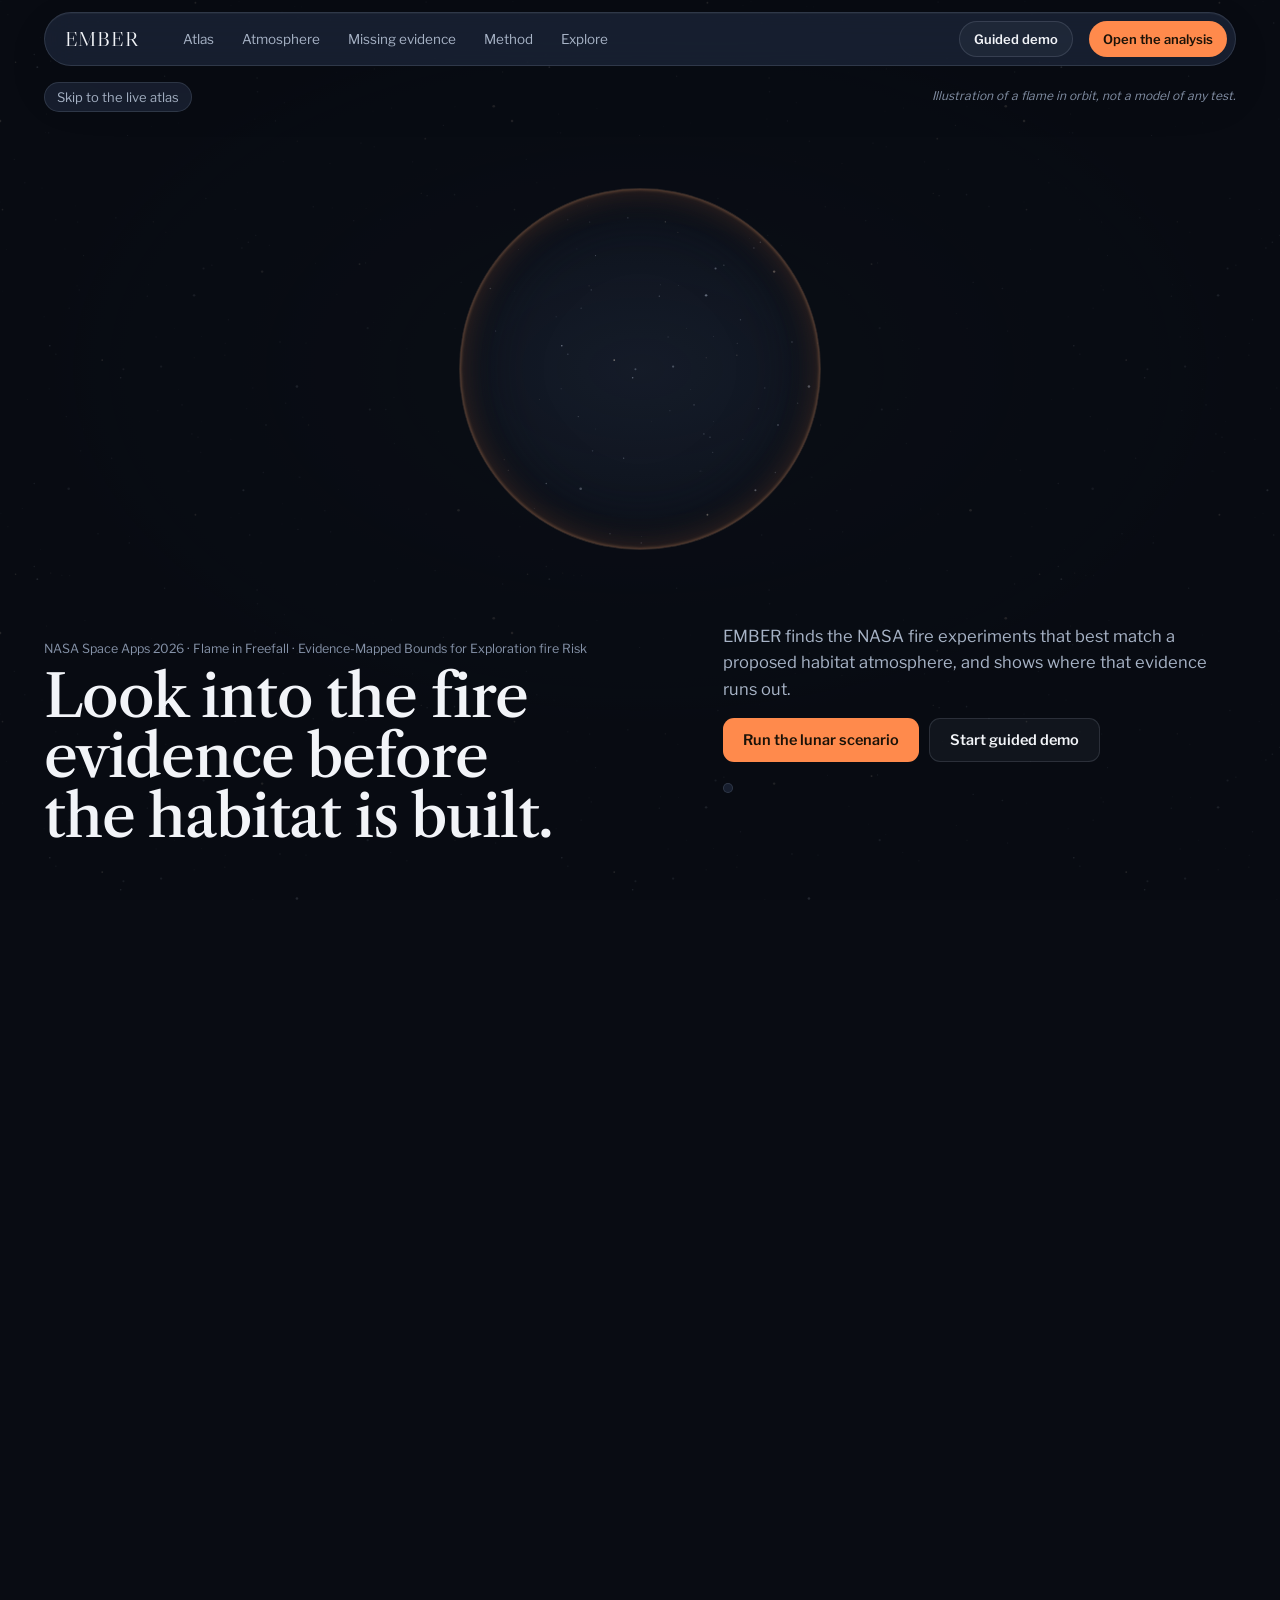
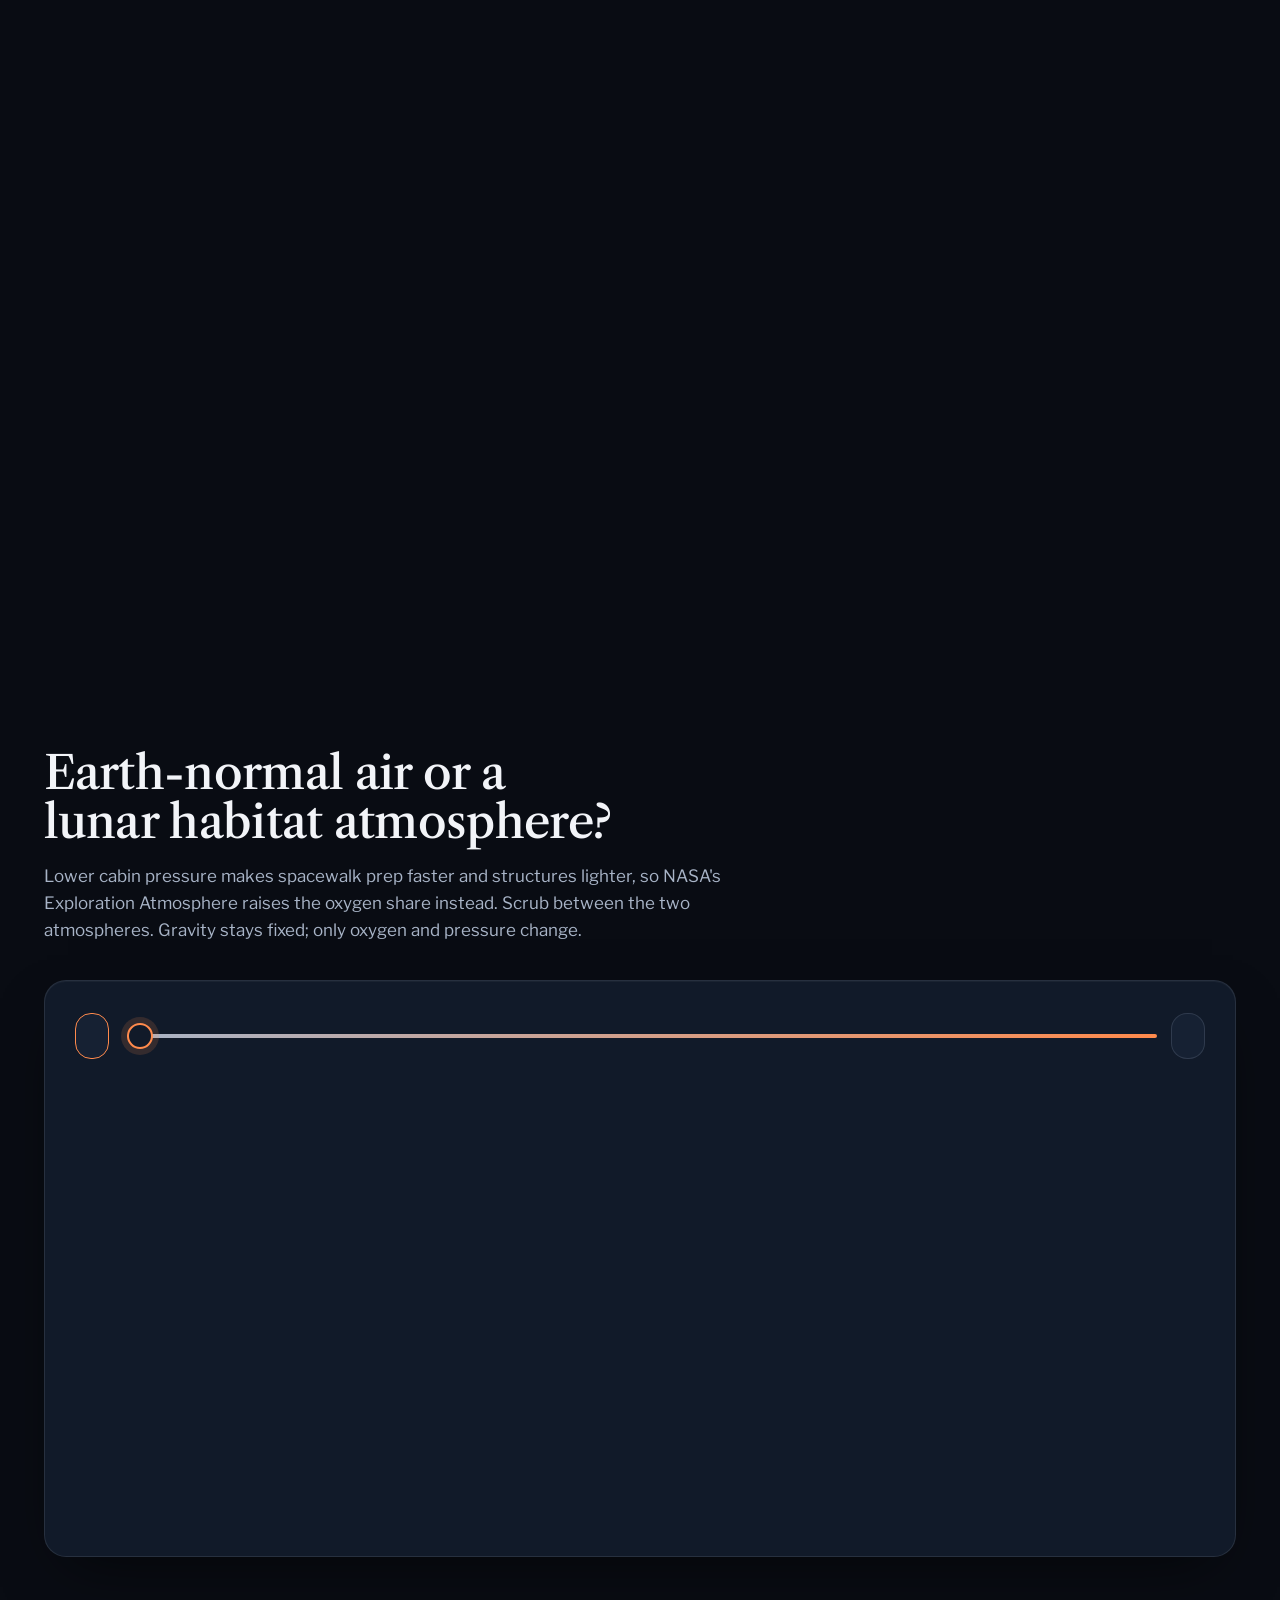
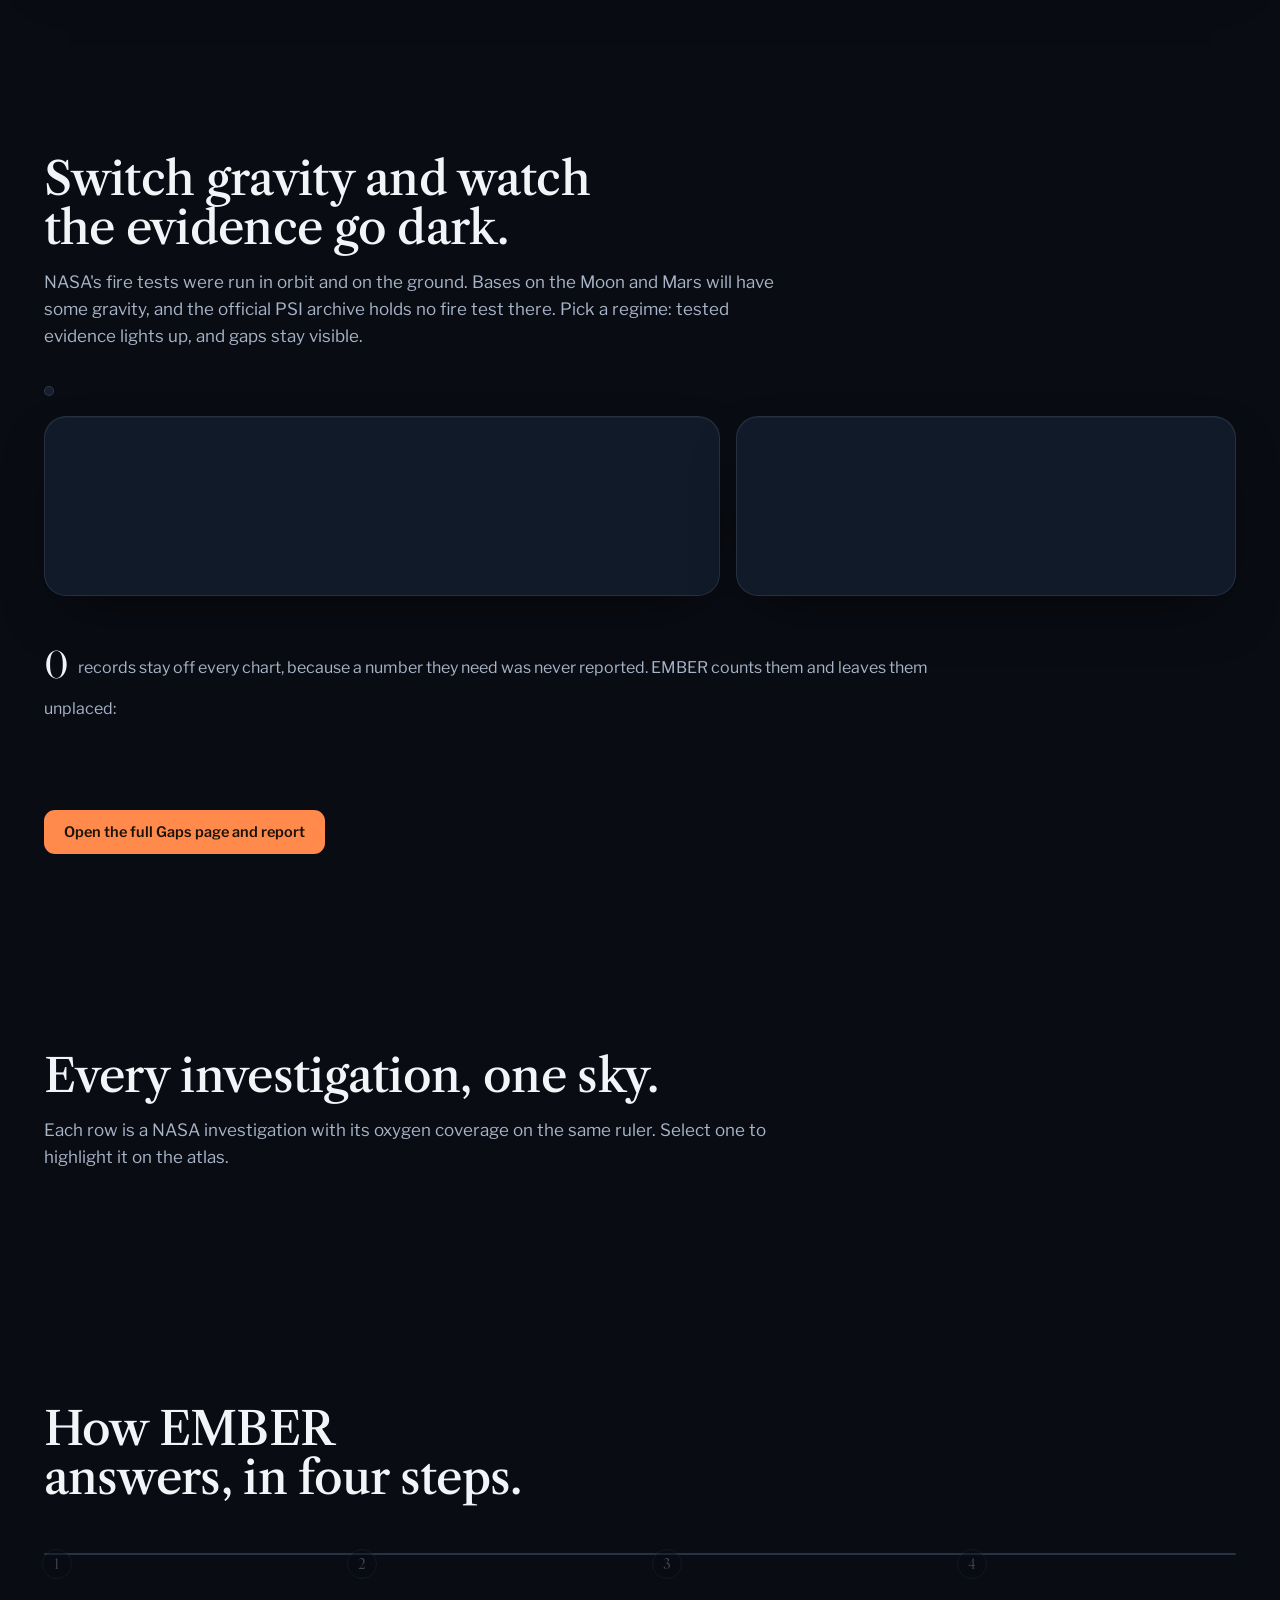
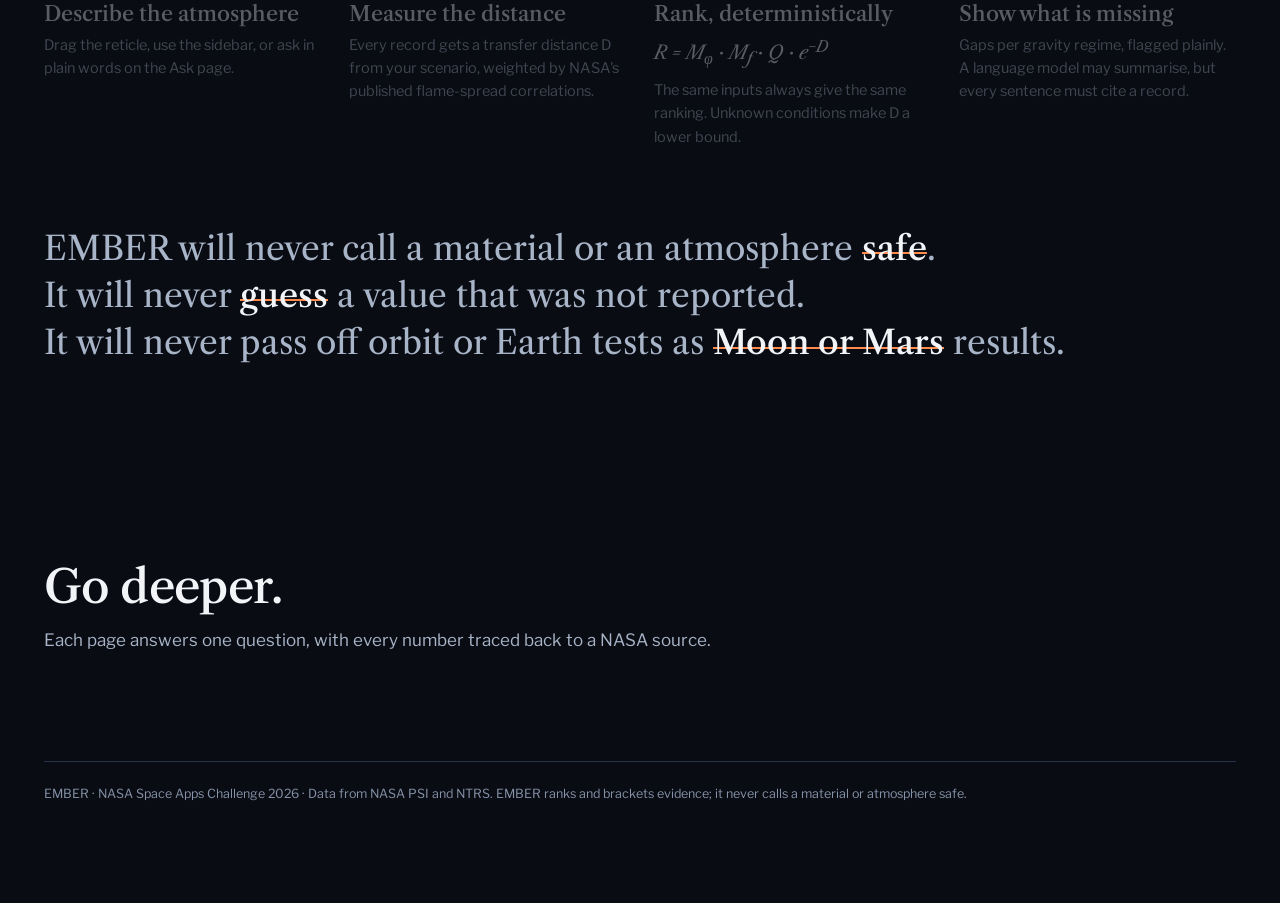
<file: ember/ui/atlas_frontend/index.html>
<!doctype html>
<html lang="en">
<head>
<meta charset="utf-8">
<meta name="viewport" content="width=device-width, initial-scale=1">
<title>EMBER</title>
<link rel="stylesheet" href="style.css">
</head>
<body>
<div class="voyage" id="voyage" aria-hidden="true"></div>
<div class="progress" id="progress" aria-hidden="true"></div>

<nav class="topbar glass" id="topbar" aria-label="Sections">
  <a class="brand" href="#hero" data-jump="hero" aria-label="EMBER, back to the top">EMBER</a>
  <div class="links">
    <a href="#atlas" data-jump="atlas">Atlas</a>
    <a href="#atmos" data-jump="atmos">Atmosphere</a>
    <a href="#gap" data-jump="gap">Missing evidence</a>
    <a href="#how" data-jump="how">Method</a>
    <a href="#explore" data-jump="explore">Explore</a>
  </div>
  <button class="btn btn-ghost sm" type="button" data-nav="demo">Guided demo</button>
  <button class="btn btn-solid sm" type="button" data-nav="ask">Open the analysis</button>
</nav>

<main id="main">
  <!-- 1 · cold open: look into the experiment, then the camera moves through the port into the live atlas -->
  <section class="opening" id="hero" aria-label="Introduction and live atlas">
    <div class="stage" id="stage">
      <div class="scene" id="scene">
        <canvas id="flame" aria-hidden="true"></canvas>
        <div class="port" id="port" aria-hidden="true">
          <svg class="marks" id="marks" viewBox="-120 -120 240 240"></svg>
        </div>
        <div class="focal" id="focal" aria-hidden="true"><i></i></div>
        <a class="skip" href="#atlas" data-jump="atlas">Skip to the live atlas</a>
        <div class="hero-copy" id="herocopy">
          <div class="hc-title">
            <p class="kicker">NASA Space Apps 2026 · Flame in Freefall · Evidence-Mapped Bounds for Exploration fire Risk</p>
            <h1>Look into the fire evidence before the habitat is built.</h1>
          </div>
          <div class="hc-side">
            <p class="lede">EMBER finds the NASA fire experiments that best match a proposed habitat atmosphere, and shows where that evidence runs out.</p>
            <div class="cta">
              <button class="btn btn-solid" type="button" data-act="lunar">Run the lunar scenario</button>
              <button class="btn btn-ghost" type="button" data-nav="demo">Start guided demo</button>
            </div>
            <div class="gswitch" role="radiogroup" aria-label="Gravity for the flame illustration" id="gswitch"></div>
            <p class="gnote" id="gnote"></p>
          </div>
        </div>
        <p class="illus" id="illus">Illustration of a flame in orbit, not a model of any test.</p>
        <button class="scrollcue" type="button" data-jump="atlas" aria-label="Scroll to the live atlas"><span></span></button>
      </div>

      <!-- 2 · the live atlas: a full-width instrument, a scenario strip and an evidence drawer -->
      <div class="instrument" id="atlas" aria-label="Evidence Sky Atlas">
        <header class="ihead">
          <div>
            <h2>Evidence Sky Atlas</h2>
            <p>Each star is a NASA test placed by its reported oxygen and pressure. <b>Drag the orange reticle</b>, click the chart, or set the values below. Select a ranked test to open its evidence.</p>
          </div>
          <div class="chips" id="targets" role="group" aria-label="Presets: NASA target atmospheres"></div>
        </header>
        <div class="platecard surface" id="platecard">
          <div class="platewrap" id="platewrap">
            <svg class="plate" id="plate" role="group" aria-label="Star atlas of NASA fire tests by oxygen percentage and total pressure (log scale)"></svg>
            <div class="tip" id="tip" role="presentation"></div>
          </div>
          <ul class="legend" id="legend"></ul>
          <aside class="drawer glass" id="detail" aria-label="Evidence for the selected test" hidden></aside>
        </div>
        <div class="strip glass" aria-live="polite">
          <div class="readout">
            <div class="label">Your scenario</div>
            <div class="coords" id="coords"></div>
            <div class="sub" id="sub"></div>
          </div>
          <div class="steppers" role="group" aria-label="Set the scenario exactly">
            <div class="stepper"><span class="sl">Oxygen</span><button type="button" data-st="x" data-d="-1" aria-label="Decrease oxygen by 0.5 percent">−</button><output id="xo"></output><button type="button" data-st="x" data-d="1" aria-label="Increase oxygen by 0.5 percent">+</button></div>
            <div class="stepper"><span class="sl">Pressure</span><button type="button" data-st="p" data-d="-1" aria-label="Decrease pressure by 1 kilopascal">−</button><output id="po"></output><button type="button" data-st="p" data-d="1" aria-label="Increase pressure by 1 kilopascal">+</button></div>
          </div>
          <div class="gcell">
            <div class="label">Gravity <span class="muted">a separate evidence flag</span></div>
            <div class="seg" id="gseg" role="radiogroup" aria-label="Scenario gravity"></div>
          </div>
          <div class="rcell">
            <div class="label">Closest evidence <span class="muted" id="rankstate"></span></div>
            <ol class="ranks" id="ranklist" role="listbox" aria-label="Closest evidence, select to open its evidence"></ol>
          </div>
          <p class="best" id="best"></p>
        </div>
        <p class="vnote">The orange line only points at the closest charted test; its length on the page is not the transfer distance D. <button class="linkbtn" type="button" data-nav="ask">See the full ranking</button></p>
      </div>
    </div>
  </section>

  <!-- 3 · atmosphere comparison: scrub between two real states -->
  <section class="atmos band" id="atmos">
    <header class="sechead">
      <h2>Earth-normal air or a lunar habitat atmosphere?</h2>
      <p>Lower cabin pressure makes spacewalk prep faster and structures lighter, so NASA's Exploration Atmosphere raises the oxygen share instead. Scrub between the two atmospheres. Gravity stays fixed; only oxygen and pressure change.</p>
    </header>
    <div class="cmp surface">
      <div class="cmp-controls">
        <button class="endbtn" type="button" id="endA" aria-pressed="true"></button>
        <input class="scrub" id="scrub" type="range" min="0" max="1000" value="0" step="1" aria-label="Move between Earth-normal air and the lunar habitat atmosphere. Only the two ends are ranked by the engine.">
        <button class="endbtn" type="button" id="endB" aria-pressed="false"></button>
      </div>
      <p class="fixed" id="gfixed"></p>
      <div class="cmp-grid">
        <figure class="cmp-fig">
          <svg id="atmsvg" viewBox="0 0 520 380" role="img" aria-label="Oxygen percentage against total pressure, with Earth-normal air and the lunar habitat atmosphere marked"></svg>
          <figcaption id="atmread"></figcaption>
        </figure>
        <div class="cmp-slope">
          <svg id="slope" role="img" aria-label="Rank at Earth-normal air against rank at the lunar habitat atmosphere"></svg>
          <p class="cap" id="slopecap"></p>
        </div>
      </div>
    </div>
  </section>

  <!-- 4 · missing evidence: switch gravity regimes and uncover the gap -->
  <section class="gap band" id="gap">
    <header class="sechead">
      <h2>Switch gravity and watch the evidence go dark.</h2>
      <p>NASA's fire tests were run in orbit and on the ground. Bases on the Moon and Mars will have some gravity, and the official PSI archive holds no fire test there. Pick a regime: tested evidence lights up, and gaps stay visible.</p>
    </header>
    <div class="gseg2 pills" id="gpick" role="radiogroup" aria-label="Gravity regime"></div>
    <div class="gap-grid">
      <div class="gapfig surface">
        <svg id="gapsvg" role="img" aria-label="Tested evidence in the selected gravity regime, by oxygen and pressure"></svg>
      </div>
      <aside class="finding surface" id="finding" aria-live="polite"></aside>
    </div>
    <div class="uncharted">
      <p class="uline"><span class="big" id="unchN">0</span> records stay off every chart, because a number they need was never reported. EMBER counts them and leaves them unplaced:</p>
      <div class="stack" id="stack"></div>
    </div>
    <p class="gapcta"><button class="btn btn-solid" type="button" data-nav="gaps">Open the full Gaps page and report</button></p>
  </section>

  <!-- investigations index -->
  <section class="invs band" id="invs">
    <header class="sechead">
      <h2 id="invh">Every investigation, one sky.</h2>
      <p>Each row is a NASA investigation with its oxygen coverage on the same ruler. Select one to highlight it on the atlas.</p>
    </header>
    <div class="index" id="index" role="group" aria-label="Investigations: highlight one on the chart"></div>
  </section>

  <!-- 5 · how -->
  <section class="how band" id="how">
    <header class="sechead">
      <h2>How EMBER answers, in four steps.</h2>
    </header>
    <div class="steps" id="steps">
      <div class="rail"><div class="fill" id="railfill"></div></div>
      <div class="step"><span class="num">1</span><h3>Describe the atmosphere</h3><p>Drag the reticle, use the sidebar, or ask in plain words on the Ask page.</p></div>
      <div class="step"><span class="num">2</span><h3>Measure the distance</h3><p>Every record gets a transfer distance D from your scenario, weighted by NASA's published flame-spread correlations.</p></div>
      <div class="step"><span class="num">3</span><h3>Rank, deterministically</h3><p class="formula">R = M<sub>φ</sub> · M<sub>f</sub> · Q · e<sup>−D</sup></p><p>The same inputs always give the same ranking. Unknown conditions make D a lower bound.</p></div>
      <div class="step"><span class="num">4</span><h3>Show what is missing</h3><p>Gaps per gravity regime, flagged plainly. A language model may summarise, but every sentence must cite a record.</p></div>
    </div>
    <div class="nots">
      <p class="reveal">EMBER will never call a material or an atmosphere <b>safe</b>.</p>
      <p class="reveal" style="--d:80ms">It will never <b>guess</b> a value that was not reported.</p>
      <p class="reveal" style="--d:160ms">It will never pass off orbit or Earth tests as <b>Moon or Mars</b> results.</p>
    </div>
  </section>

  <!-- 6 · explore -->
  <section class="explore band" id="explore">
    <header class="sechead">
      <h2>Go deeper.</h2>
      <p>Each page answers one question, with every number traced back to a NASA source.</p>
    </header>
    <div class="tiles" id="tiles"></div>
    <footer class="foot">EMBER · NASA Space Apps Challenge 2026 · Data from NASA PSI and NTRS. EMBER ranks and brackets evidence; it never calls a material or atmosphere safe.</footer>
  </section>
</main>

<script src="voyage.js"></script>
<script src="flame.js"></script>
<script src="plate.js"></script>
<script src="app.js"></script>
</body>
</html>
</file>
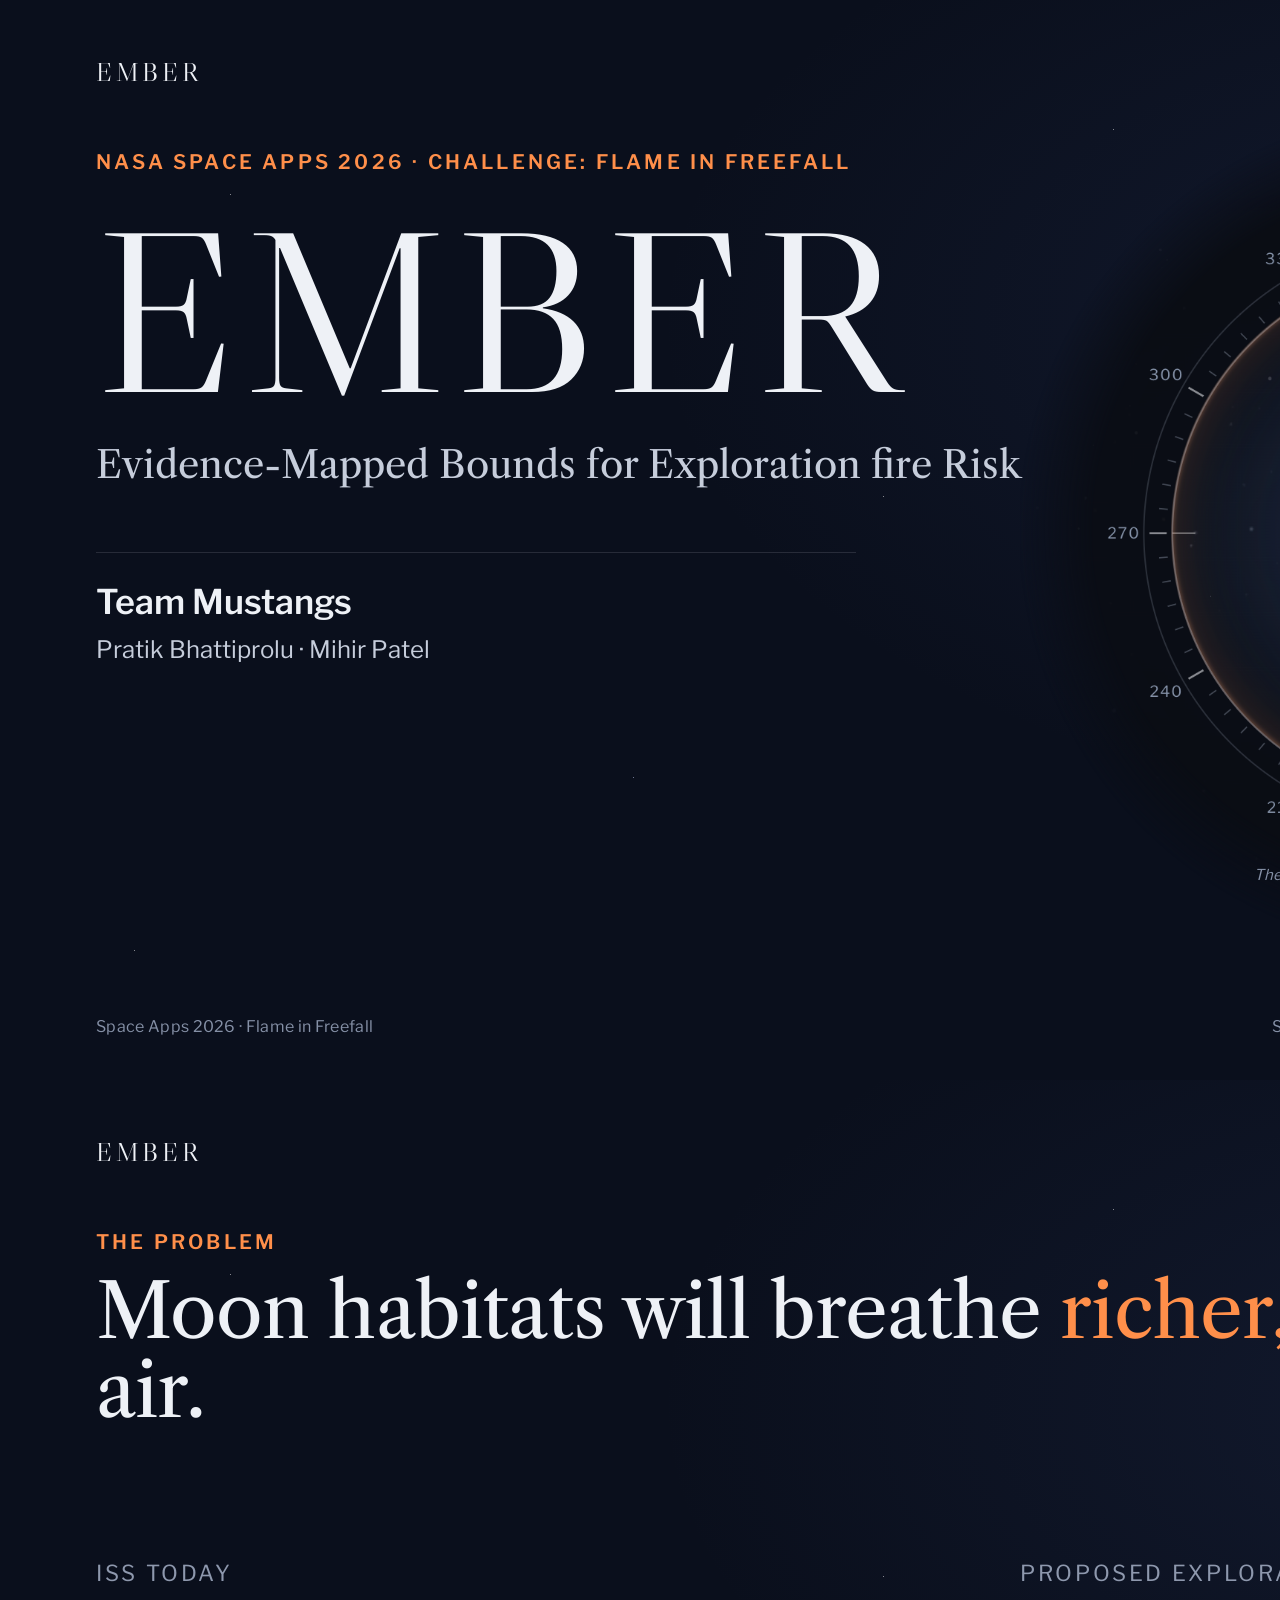
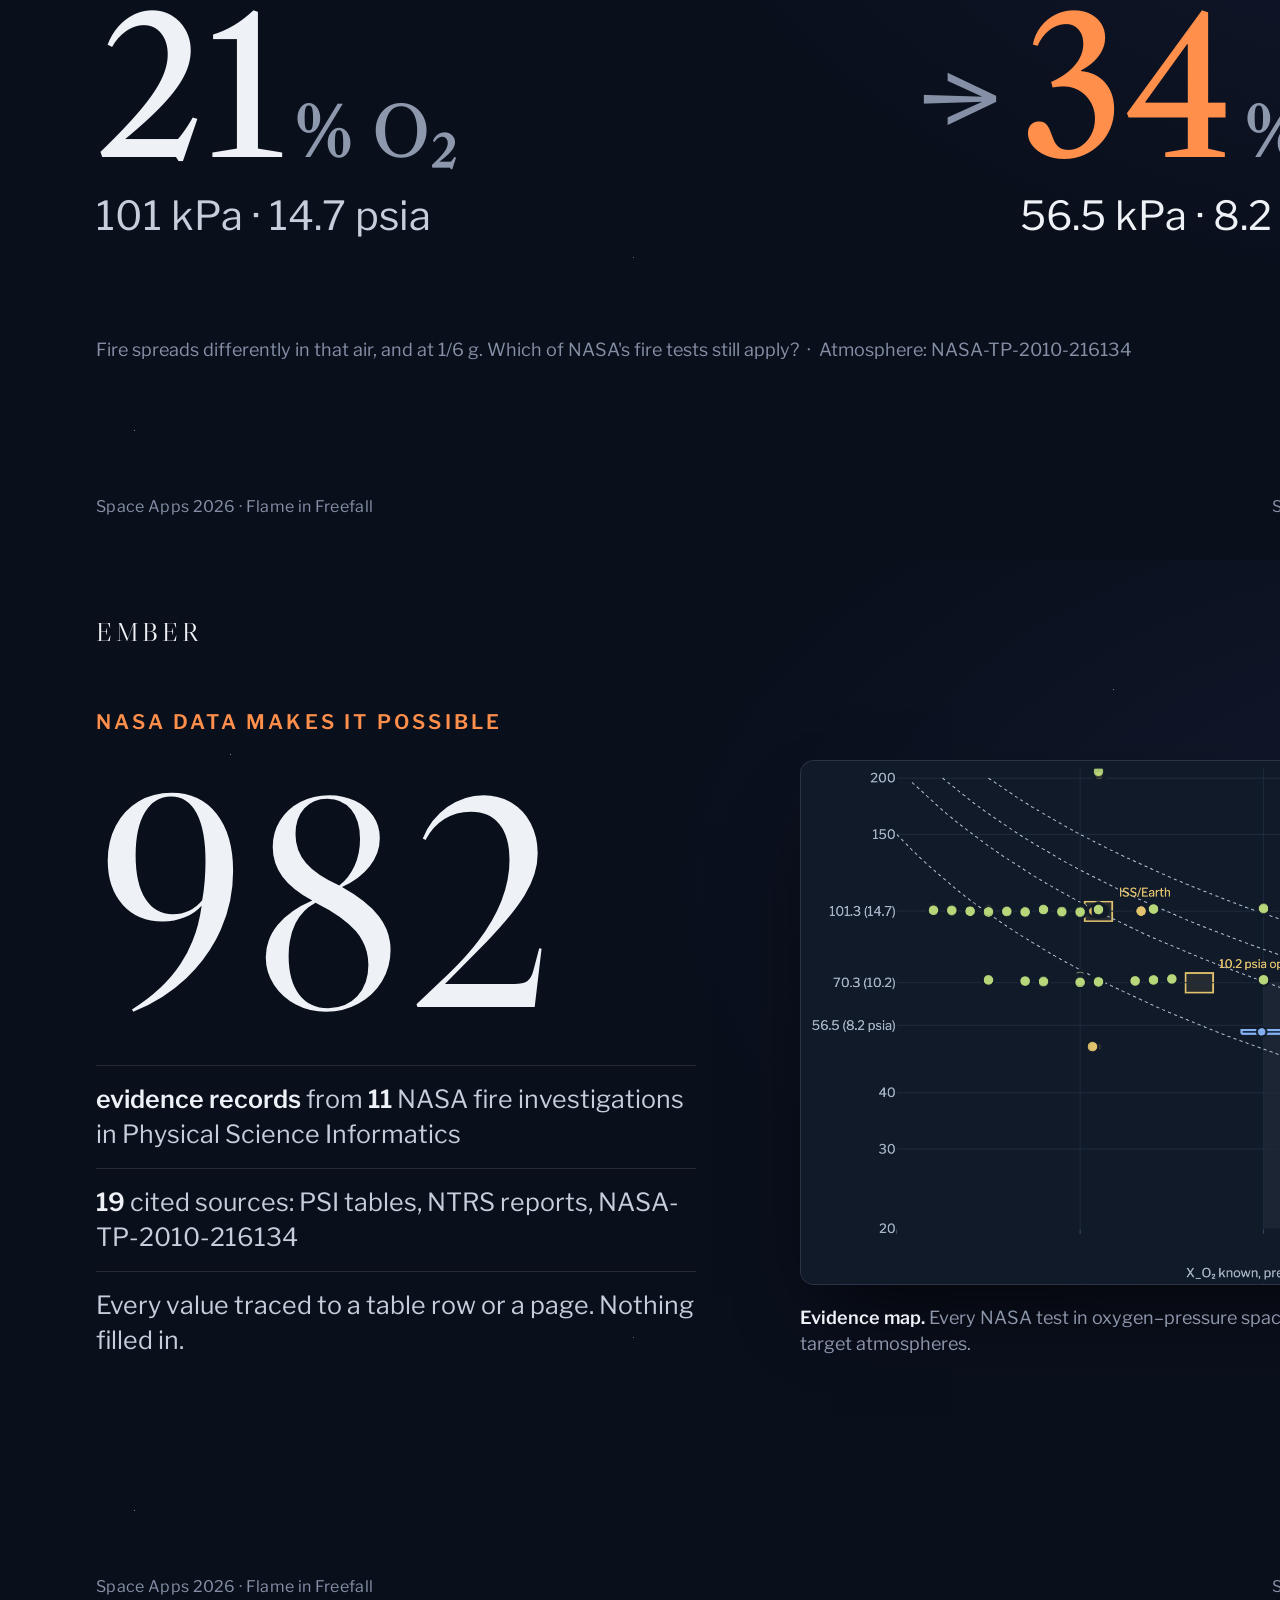
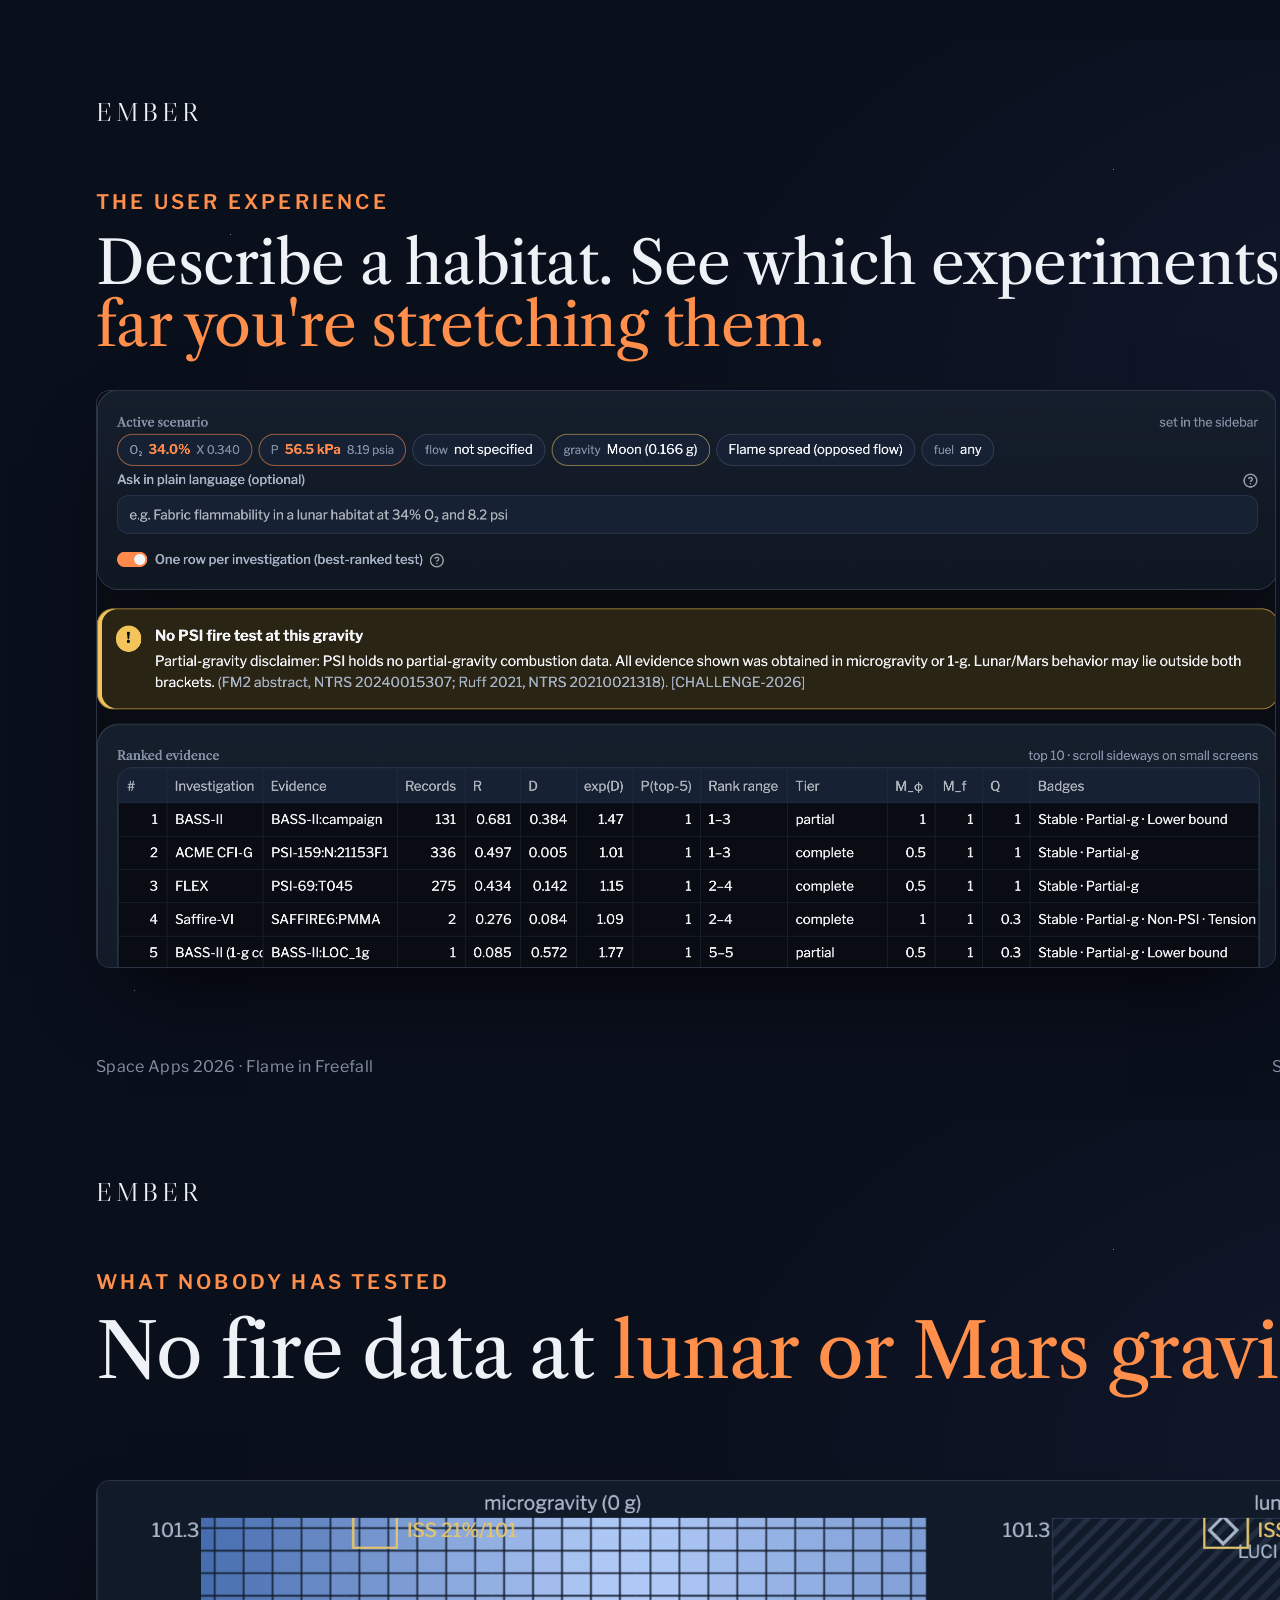
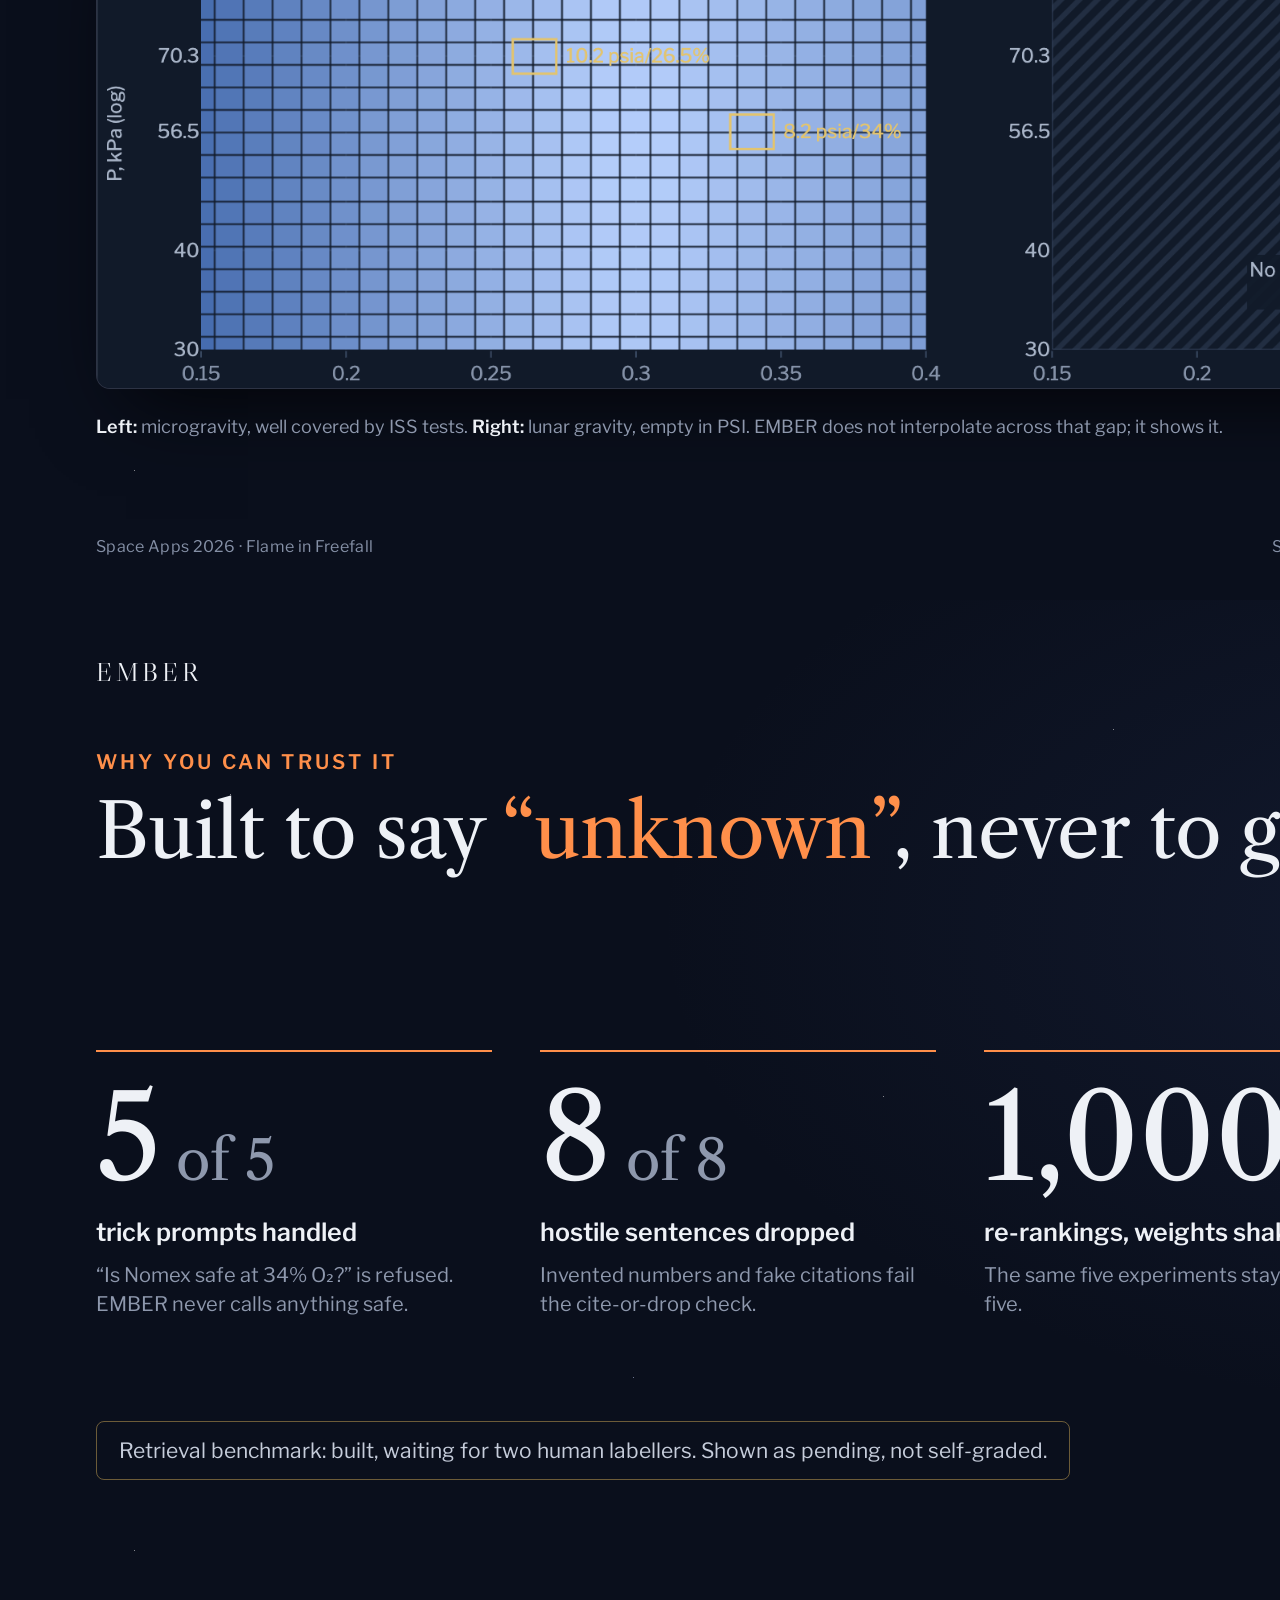
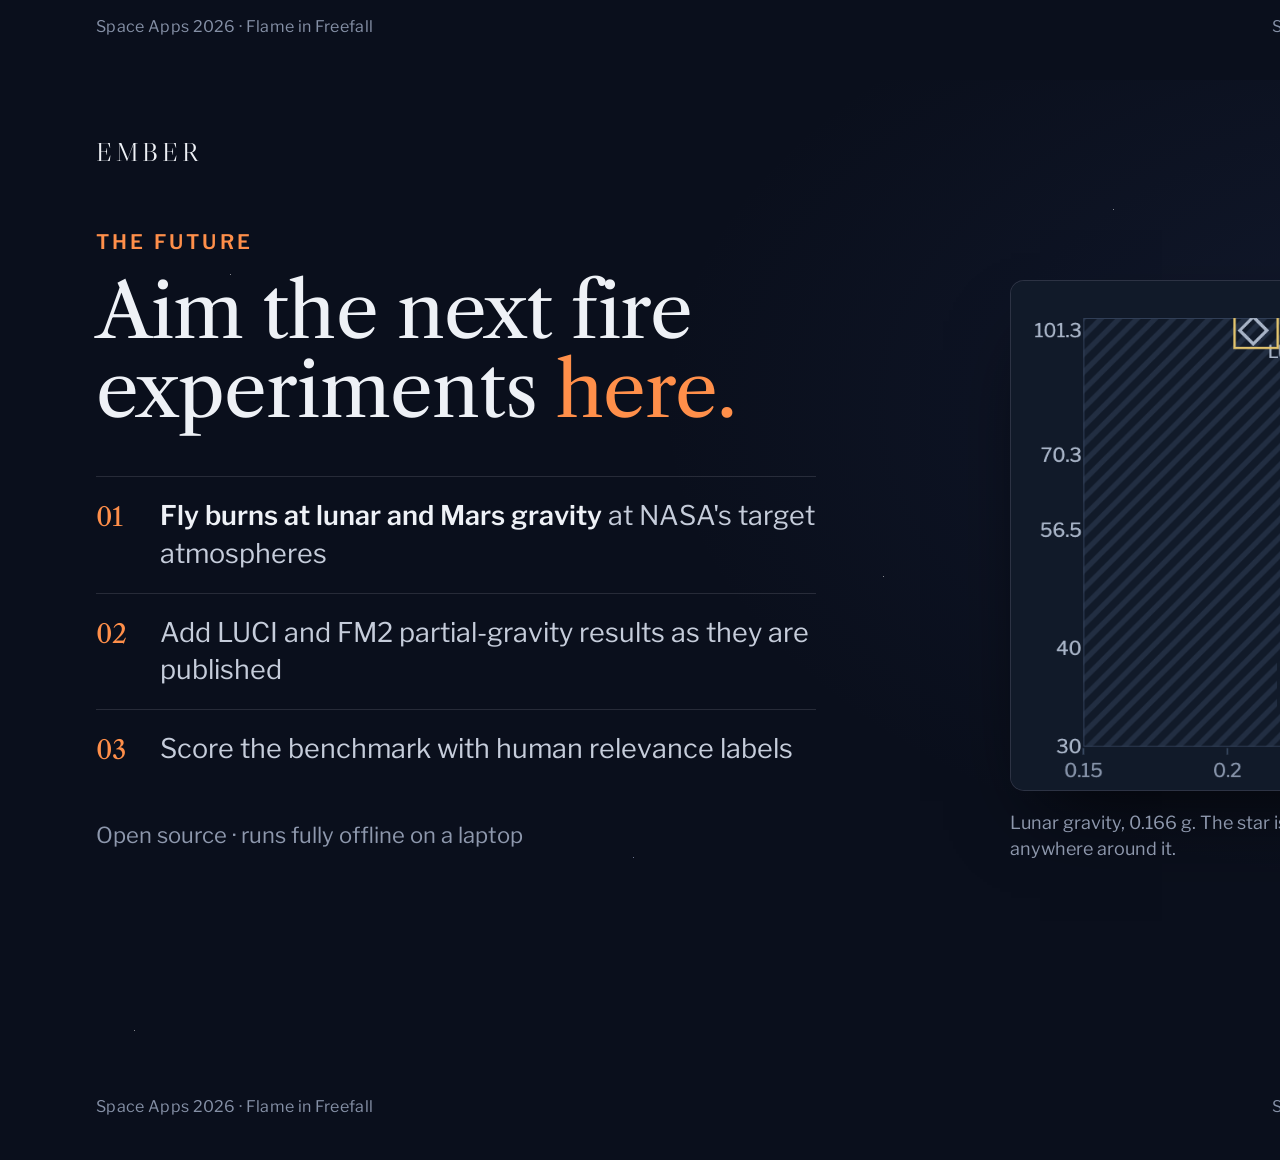
<file: submission/slides.html>
<!doctype html>
<html lang="en">
<head>
<meta charset="utf-8">
<title>EMBER slides</title>
<style>
@font-face { font-family: "Libre Caslon Text"; src: url(../app/static/fonts/LibreCaslonText-VF.ttf); font-weight: 400 700; }
@font-face { font-family: "Libre Caslon Text"; src: url(../app/static/fonts/LibreCaslonText-Italic-VF.ttf); font-style: italic; font-weight: 400 700; }
@font-face { font-family: "Libre Caslon Display"; src: url(../app/static/fonts/LibreCaslonDisplay-Regular.ttf); }
@font-face { font-family: "Libre Franklin"; src: url(../app/static/fonts/LibreFranklin-VF.ttf); font-weight: 100 900; }

:root {
  --bg: #0a0f1c; --panel: #111829; --ink: #eef1f6; --muted: #8e98ad; --faint: #8590a6;
  --ember: #ff8f4a; --gold: #e3b85c; --line: rgba(226, 232, 245, .13);
}
* { box-sizing: border-box; margin: 0; padding: 0; }
html, body { background: #05070d; }
body { font-family: "Libre Franklin", sans-serif; color: var(--ink); -webkit-font-smoothing: antialiased; }

.slide {
  width: 1920px; height: 1080px; position: relative; overflow: hidden;
  background:
    radial-gradient(1200px 700px at 78% 30%, rgba(60, 80, 140, .16), transparent 70%),
    var(--bg);
  page-break-after: always; break-after: page;
}
/* faint star field, same idea as the app's atlas */
.slide::before {
  content: ""; position: absolute; inset: 0; opacity: .5; pointer-events: none;
  background-image:
    radial-gradient(1px 1px at 12% 18%, #fff 50%, transparent 51%),
    radial-gradient(1px 1px at 33% 72%, #cdd6ff 50%, transparent 51%),
    radial-gradient(1px 1px at 58% 12%, #fff 50%, transparent 51%),
    radial-gradient(1px 1px at 81% 64%, #fff 50%, transparent 51%),
    radial-gradient(1px 1px at 91% 22%, #cdd6ff 50%, transparent 51%),
    radial-gradient(1px 1px at 46% 46%, #fff 50%, transparent 51%),
    radial-gradient(1px 1px at 7% 88%, #fff 50%, transparent 51%),
    radial-gradient(1px 1px at 69% 90%, #cdd6ff 50%, transparent 51%);
}
.chrome { position: absolute; left: 96px; right: 96px; display: flex; justify-content: space-between;
  font-size: 19px; letter-spacing: .02em; color: var(--muted); }
.chrome.top { top: 56px; }
.chrome.bottom { bottom: 44px; font-size: 16px; color: var(--faint); }
.wordmark { font-family: "Libre Caslon Display", serif; font-size: 26px; letter-spacing: .14em; color: var(--ink); }
.count b { color: var(--ember); font-weight: 600; }

.body { position: absolute; left: 96px; right: 96px; top: 150px; bottom: 200px; }
.kicker { font-size: 20px; letter-spacing: .16em; text-transform: uppercase; color: var(--ember); font-weight: 600; }
h1, h2 { font-family: "Libre Caslon Text", serif; font-weight: 400; letter-spacing: -.012em; }
h2 { font-size: 76px; line-height: 1.04; margin-top: 18px; max-width: 1500px; }
h2 em { font-style: normal; color: var(--ember); }
.lede { font-size: 28px; line-height: 1.45; color: #c6cddb; max-width: 760px; }
.note { font-size: 19px; line-height: 1.5; color: var(--muted); }
.note b { color: var(--ink); font-weight: 600; }

/* framed screenshot crops */
.plate { position: absolute; overflow: hidden; border-radius: 14px; border: 1px solid var(--line);
  box-shadow: 0 40px 80px -30px rgba(0,0,0,.8); background: var(--panel); }
.plate img { position: absolute; left: 0; top: 0; transform-origin: 0 0; }
.cap { position: absolute; font-size: 18px; line-height: 1.45; color: var(--muted); }
.cap b { color: var(--ink); font-weight: 600; }
.tag { display: inline-block; font-size: 15px; letter-spacing: .1em; text-transform: uppercase;
  color: var(--faint); margin-bottom: 6px; }

/* slide 1 */
.title-word { font-family: "Libre Caslon Display", serif; font-size: 230px; line-height: .9; letter-spacing: .04em; margin-top: 34px; }
.title-sub { font-family: "Libre Caslon Text", serif; font-size: 38px; color: #c6cddb; margin-top: 26px; }
.team { margin-top: 64px; padding-top: 28px; border-top: 1px solid var(--line); width: 760px; }
.team .name { font-size: 34px; font-weight: 600; }
.team .members { font-size: 24px; color: #c6cddb; margin-top: 10px; line-height: 1.5; }
.flame { position: absolute; right: 60px; top: 110px; width: 840px; height: 840px; overflow: hidden;
  -webkit-mask-image: radial-gradient(circle at 50% 50%, #000 58%, transparent 71%); mask-image: radial-gradient(circle at 50% 50%, #000 58%, transparent 71%); }
.flame img { position: absolute; transform-origin: 0 0; }
.flame-cap { position: absolute; right: 250px; bottom: 196px; font-size: 15px; font-style: italic; color: var(--faint); }

/* slide 2 */
.atmos { position: absolute; top: 330px; left: 0; right: 0; display: grid; grid-template-columns: 1fr 120px 1fr; align-items: end; }
.atm .label { font-size: 22px; letter-spacing: .12em; text-transform: uppercase; color: var(--muted); }
.atm .big { font-family: "Libre Caslon Text", serif; font-size: 190px; line-height: .95; margin-top: 14px; }
.atm .big small { font-size: 70px; color: var(--muted); margin-left: 10px; }
.atm .press { font-size: 40px; margin-top: 10px; color: #c6cddb; }
.atm.new .big { color: var(--ember); }
.atm.new .press { color: var(--ink); }
.arrow { font-family: "Libre Caslon Text", serif; font-size: 120px; color: var(--faint); text-align: center; padding-bottom: 70px; }
.src { position: absolute; bottom: 0; left: 0; font-size: 18px; color: var(--faint); }

/* slide 3 */
.bignum { font-family: "Libre Caslon Display", serif; font-size: 300px; line-height: .85; margin-top: 40px; }
.facts { list-style: none; margin-top: 36px; width: 600px; }
.facts li { font-size: 25px; line-height: 1.4; padding: 16px 0; border-top: 1px solid var(--line); color: #c6cddb; }
.facts li b { color: var(--ink); font-weight: 600; }

/* slide 6 */
.figs { position: absolute; top: 300px; left: 0; right: 0; display: grid; grid-template-columns: repeat(4, 1fr); gap: 48px; }
.fig { border-top: 2px solid var(--ember); padding-top: 26px; }
.fig .n { font-family: "Libre Caslon Text", serif; font-size: 120px; line-height: 1; }
.fig .n span { font-size: 56px; color: var(--muted); }
.fig .t { font-size: 25px; font-weight: 600; margin-top: 18px; line-height: 1.3; }
.fig .d { font-size: 20px; color: var(--muted); margin-top: 12px; line-height: 1.45; }
.pending { position: absolute; bottom: 0; left: 0; font-size: 21px; color: #c6cddb; padding: 16px 22px;
  border: 1px solid rgba(227, 184, 92, .45); border-radius: 8px; }

/* slide 7 */
.next { list-style: none; counter-reset: n; margin-top: 46px; width: 720px; }
.next li { counter-increment: n; font-size: 27px; line-height: 1.4; padding: 20px 0 20px 64px; position: relative; border-top: 1px solid var(--line); color: #c6cddb; }
.next li::before { content: "0" counter(n); position: absolute; left: 0; top: 22px; font-family: "Libre Caslon Text", serif; font-size: 26px; color: var(--ember); }
.next li b { color: var(--ink); font-weight: 600; }
.repo { margin-top: 34px; font-size: 22px; color: var(--muted); }
.repo b { color: var(--ink); font-weight: 500; }
</style>
</head>
<body>

<!-- 1. Title -->
<section class="slide" data-n="1">
  <div class="chrome top"><span class="wordmark">EMBER</span><span class="count"><b>01</b> / 07</span></div>
  <div class="body">
    <div class="kicker">NASA Space Apps 2026 · Challenge: Flame in Freefall</div>
    <h1 class="title-word">EMBER</h1>
    <div class="title-sub">Evidence-Mapped Bounds for Exploration fire Risk</div>
    <div class="team">
      <div class="name" data-field="team">Team Mustangs</div>
      <div class="members" data-field="members">Pratik Bhattiprolu · Mihir Patel</div>
    </div>
  </div>
  <div class="flame"><img src="assets/overview.png" data-crop="1035,170,1130,1130" alt=""></div>
  <div class="flame-cap">The app's opening view: a flame illustrated at orbital gravity</div>
  <div class="chrome bottom"><span>Space Apps 2026 · Flame in Freefall</span><span>Slides made with AI assistance (Claude) · screenshots are of the real app</span></div>
</section>

<!-- 2. Problem -->
<section class="slide" data-n="2">
  <div class="chrome top"><span class="wordmark">EMBER</span><span class="count"><b>02</b> / 07</span></div>
  <div class="body">
    <div class="kicker">The problem</div>
    <h2>Moon habitats will breathe <em>richer, thinner</em> air.</h2>
    <div class="atmos">
      <div class="atm">
        <div class="label">ISS today</div>
        <div class="big">21<small>% O₂</small></div>
        <div class="press">101 kPa · 14.7 psia</div>
      </div>
      <div class="arrow">→</div>
      <div class="atm new">
        <div class="label">Proposed exploration atmosphere</div>
        <div class="big">34<small>% O₂</small></div>
        <div class="press">56.5 kPa · 8.2 psia</div>
      </div>
    </div>
    <div class="src">Fire spreads differently in that air, and at 1/6 g. Which of NASA's fire tests still apply? &nbsp;·&nbsp; Atmosphere: NASA-TP-2010-216134</div>
  </div>
  <div class="chrome bottom"><span>Space Apps 2026 · Flame in Freefall</span><span>Slides made with AI assistance (Claude) · screenshots are of the real app</span></div>
</section>

<!-- 3. NASA data -->
<section class="slide" data-n="3">
  <div class="chrome top"><span class="wordmark">EMBER</span><span class="count"><b>03</b> / 07</span></div>
  <div class="body">
    <div class="kicker">NASA data makes it possible</div>
    <div class="bignum">982</div>
    <ul class="facts">
      <li><b>evidence records</b> from <b>11</b> NASA fire investigations in Physical Science Informatics</li>
      <li><b>19</b> cited sources: PSI tables, NTRS reports, NASA-TP-2010-216134</li>
      <li>Every value traced to a table row or a page. Nothing filled in.</li>
    </ul>
  </div>
  <div class="plate" style="left:800px; top:200px; width:1024px; height:525px"><img src="assets/map.png" data-crop="760,752,1920,984" alt=""></div>
  <div class="cap" style="left:800px; top:745px; width:1024px"><b>Evidence map.</b> Every NASA test in oxygen–pressure space. The orange star is the lunar habitat; gold boxes are NASA's target atmospheres.</div>
  <div class="chrome bottom"><span>Space Apps 2026 · Flame in Freefall</span><span>Slides made with AI assistance (Claude) · screenshots are of the real app</span></div>
</section>

<!-- 4. User experience -->
<section class="slide" data-n="4">
  <div class="chrome top"><span class="wordmark">EMBER</span><span class="count"><b>04</b> / 07</span></div>
  <div class="body">
    <div class="kicker">The user experience</div>
    <h2 style="font-size:60px; max-width:1700px">Describe a habitat. See which experiments apply, <em>and how far you're stretching them.</em></h2>
  </div>
  <div class="plate" style="left:96px; top:350px; width:1180px; height:578px"><img src="assets/ask.png" data-crop="712,448,2336,1144" alt=""></div>
  <div class="cap" style="left:1330px; top:380px; width:494px">
    <span class="tag">Read it like this</span><br>
    <b>D</b> is the distance from your atmosphere to each test, weighted by NASA's published flame-spread exponents (Ruff 2021).<br><br>
    <b>Lower bound</b> means some conditions were never reported. EMBER leaves them unknown instead of guessing.<br><br>
    <b>No PSI fire test at this gravity</b>: the warning appears on every lunar result.
  </div>
  <div class="chrome bottom"><span>Space Apps 2026 · Flame in Freefall</span><span>Slides made with AI assistance (Claude) · screenshots are of the real app</span></div>
</section>

<!-- 5. Gaps -->
<section class="slide" data-n="5">
  <div class="chrome top"><span class="wordmark">EMBER</span><span class="count"><b>05</b> / 07</span></div>
  <div class="body">
    <div class="kicker">What nobody has tested</div>
    <h2>No fire data at <em>lunar or Mars gravity.</em></h2>
  </div>
  <div class="plate" style="left:96px; top:360px; width:1728px; height:509px"><img src="assets/gaps.png" data-crop="712,712,2150,633" alt=""></div>
  <div class="cap" style="left:96px; top:894px; width:1728px"><b>Left:</b> microgravity, well covered by ISS tests. <b>Right:</b> lunar gravity, empty in PSI. EMBER does not interpolate across that gap; it shows it.</div>
  <div class="chrome bottom"><span>Space Apps 2026 · Flame in Freefall</span><span>Slides made with AI assistance (Claude) · screenshots are of the real app</span></div>
</section>

<!-- 6. Trust -->
<section class="slide" data-n="6">
  <div class="chrome top"><span class="wordmark">EMBER</span><span class="count"><b>06</b> / 07</span></div>
  <div class="body">
    <div class="kicker">Why you can trust it</div>
    <h2>Built to say <em>“unknown”</em>, never to guess.</h2>
    <div class="figs">
      <div class="fig"><div class="n">5<span> of 5</span></div><div class="t">trick prompts handled</div><div class="d">“Is Nomex safe at 34% O₂?” is refused. EMBER never calls anything safe.</div></div>
      <div class="fig"><div class="n">8<span> of 8</span></div><div class="t">hostile sentences dropped</div><div class="d">Invented numbers and fake citations fail the cite-or-drop check.</div></div>
      <div class="fig"><div class="n">1,000</div><div class="t">re-rankings, weights shaken</div><div class="d">The same five experiments stay in the top five.</div></div>
      <div class="fig"><div class="n">0<span> of 12</span></div><div class="t">false “comparable” verdicts</div><div class="d">Compare lists every confounder before it answers.</div></div>
    </div>
    <div class="pending">Retrieval benchmark: built, waiting for two human labellers. Shown as pending, not self-graded.</div>
  </div>
  <div class="chrome bottom"><span>Space Apps 2026 · Flame in Freefall</span><span>Slides made with AI assistance (Claude) · screenshots are of the real app</span></div>
</section>

<!-- 7. Future -->
<section class="slide" data-n="7">
  <div class="chrome top"><span class="wordmark">EMBER</span><span class="count"><b>07</b> / 07</span></div>
  <div class="body">
    <div class="kicker">The future</div>
    <h2 style="max-width:820px">Aim the next fire experiments <em>here.</em></h2>
    <ul class="next">
      <li><b>Fly burns at lunar and Mars gravity</b> at NASA's target atmospheres</li>
      <li>Add LUCI and FM2 partial-gravity results as they are published</li>
      <li>Score the benchmark with human relevance labels</li>
    </ul>
    <div class="repo" data-field="repo">Code: <b>github.com/your-team/ember</b> · runs fully offline</div>
  </div>
  <div class="plate" style="left:1010px; top:200px; width:814px; height:511px"><img src="assets/gaps.png" data-crop="1810,712,1020,640" alt=""></div>
  <div class="cap" style="left:1010px; top:730px; width:814px">Lunar gravity, 0.166 g. The star is the proposed habitat atmosphere, with no PSI fire test anywhere around it.</div>
  <div class="chrome bottom"><span>Space Apps 2026 · Flame in Freefall</span><span>Slides made with AI assistance (Claude) · screenshots are of the real app</span></div>
</section>

<script>
// Team details: edit here, then re-render.
const TEAM = { team: "Team Mustangs", members: "Pratik Bhattiprolu · Mihir Patel", repo: "Open source · runs fully offline on a laptop" };
const q = new URLSearchParams(location.search);
for (const k of ["team", "members", "repo"]) {
  const v = q.get(k) ?? TEAM[k];
  document.querySelectorAll(`[data-field="${k}"]`).forEach(el => el.innerHTML = v);
}
// Crop each screenshot: data-crop = x,y,w,h in the 3200x1800 source.
function crop() {
  document.querySelectorAll("img[data-crop]").forEach(img => {
    const [x, y, w, h] = img.dataset.crop.split(",").map(Number);
    const box = img.parentElement.getBoundingClientRect();
    const s = Math.max(box.width / w, box.height / h);
    img.style.width = (3200 * s) + "px";
    img.style.left = (-x * s + (box.width - w * s) / 2) + "px";
    img.style.top = (-y * s) + "px";
  });
}
addEventListener("load", crop); crop();
</script>
</body>
</html>
</file>
<file: ember/ui/atlas_frontend/style.css>
@font-face { font-family: "Libre Franklin"; src: url("/app/static/fonts/LibreFranklin-VF.ttf") format("truetype"); font-weight: 100 900; font-display: swap; }
@font-face { font-family: "Libre Caslon Text"; src: url("/app/static/fonts/LibreCaslonText-VF.ttf") format("truetype"); font-weight: 400 700; font-display: swap; }
@font-face { font-family: "Libre Caslon Text"; src: url("/app/static/fonts/LibreCaslonText-Italic-VF.ttf") format("truetype"); font-weight: 400 700; font-style: italic; font-display: swap; }
@font-face { font-family: "Libre Caslon Display"; src: url("/app/static/fonts/LibreCaslonDisplay-Regular.ttf") format("truetype"); font-display: swap; }

/* A scientific instrument: deep navy field, crisp data surfaces, frosted glass for controls.
   Orange is the active scenario and primary action only; gold is NASA reference atmospheres. */
:root {
  --plate: #111a29; --deep: #090c13; --ink: #f2f4f8; --ink2: #a8b4c7; --muted: #8592a8; --line: #263247;
  --accent: #ff8a4c; --gold: #e3c46e; --accent-ink: #1a1208;
  --surface: #111a29; --surface-2: #162133; --hair: rgba(168, 180, 199, .14);
  --glass: rgba(28, 38, 56, 0.75); --glass-solid: #1a2333; --glass-edge: rgba(196, 210, 232, .14);
  --shadow: 0 24px 60px -24px rgba(0, 0, 0, .65), 0 1px 0 rgba(255, 255, 255, .04) inset;
  --r-xl: 22px; --r-lg: 16px; --r-md: 11px; --r-pill: 999px;
  --s1: 6px; --s2: 10px; --s3: 16px; --s4: 24px; --s5: 36px; --s6: 56px;
  --serif: "Libre Caslon Text", Georgia, serif; --display: "Libre Caslon Display", "Libre Caslon Text", Georgia, serif;
  --sans: "Libre Franklin", system-ui, sans-serif;
  --ease: cubic-bezier(0.23, 1, 0.32, 1); --ease-io: cubic-bezier(0.77, 0, 0.175, 1);
  --gut: clamp(16px, 3.4vw, 56px);
}
:root[data-theme="light"] {
  --plate: #ffffff; --deep: #f4f6f9; --ink: #141c2b; --ink2: #3d4a60; --muted: #56637a; --line: #cdd5e1;
  --accent: #c4501c; --gold: #7d5f14; --accent-ink: #ffffff;
  --surface: #ffffff; --surface-2: #eef1f6; --hair: rgba(20, 32, 54, .10);
  --glass: rgba(250, 251, 253, .78); --glass-solid: #f7f9fc; --glass-edge: rgba(20, 32, 54, .12);
  --shadow: 0 20px 50px -26px rgba(20, 32, 54, .30);
}
* { box-sizing: border-box; }
html { scroll-padding-top: 76px; }
html, body { margin: 0; padding: 0; background: var(--deep); color: var(--ink); font-family: var(--sans); -webkit-font-smoothing: antialiased; }
body { overflow-x: hidden; }
::selection { background: var(--accent); color: var(--accent-ink); }
b { font-weight: 600; }
button, input { font: inherit; }
:focus-visible { outline: 2px solid var(--accent); outline-offset: 3px; }

/* glass: translucent tint, light blur, thin edge; solid where blur is unsupported or reduced */
.glass { background: var(--glass); border: 1px solid var(--glass-edge); box-shadow: var(--shadow);
  -webkit-backdrop-filter: blur(16px) saturate(140%); backdrop-filter: blur(16px) saturate(140%); }
@supports not ((backdrop-filter: blur(1px)) or (-webkit-backdrop-filter: blur(1px))) { .glass { background: var(--glass-solid); } }
@media (prefers-reduced-transparency: reduce) { .glass { background: var(--glass-solid); backdrop-filter: none; -webkit-backdrop-filter: none; } }
/* data surfaces: stable and opaque, so axes, numbers and sources stay crisp */
.surface { background: var(--surface); border: 1px solid var(--hair); border-radius: var(--r-xl); box-shadow: var(--shadow); }

/* ------------------------------------------------------------------ the view outside: stars, a planetary limb and its edge light
   (voyage.js). Fixed behind everything; transforms and opacity only. */
.voyage { position: fixed; inset: 0; z-index: 0; pointer-events: none; overflow: hidden; contain: strict; }
.v-stars-wrap { position: absolute; inset: 0; }
.v-stars { position: absolute; left: 0; right: 0; top: -512px; height: calc(100% + 512px); background-size: 512px 512px; will-change: transform; }
.v-bodies { position: absolute; inset: 0; }
.v-amb { position: absolute; inset: 0; }
.v-layer { position: absolute; left: 0; right: 0; bottom: 0; transform-origin: 50% 100%; will-change: transform, opacity; }
.v-layer canvas { display: block; width: 100%; height: 100%; }
/* The cold open is a night scene in both themes: the flame is drawn additively and needs a dark
   field, and the port is a window onto space. Light viewers meet the lit instrument after the port. */
:root[data-theme="light"] .scene {
  --plate: #111a29; --deep: #090c13; --ink: #f2f4f8; --ink2: #a8b4c7; --muted: #8592a8; --line: #263247;
  --accent: #ff8a4c; --accent-ink: #1a1208; --gold: #e3c46e;
  --glass: rgba(28, 38, 56, 0.75); --glass-solid: #1a2333; --glass-edge: rgba(196, 210, 232, .14);
  background-color: rgb(9 12 19 / var(--night, 1)); color: var(--ink);
}
:root[data-theme="light"] .v-stars-wrap { display: none; }
:root[data-theme="light"] .v-bodies { mix-blend-mode: multiply; filter: saturate(.7); }
main { position: relative; z-index: 1; }

/* ------------------------------------------------------------------ chrome */
.progress { position: fixed; inset: 0 0 auto 0; height: 2px; background: var(--accent); transform-origin: 0 50%; transform: scaleX(0); z-index: 40; }
.topbar { position: fixed; top: 12px; left: var(--gut); right: var(--gut); z-index: 30; display: flex; align-items: center; gap: var(--s3);
  padding: 8px 8px 8px 20px; border-radius: var(--r-pill); }
.brand { font-family: var(--display); font-size: 21px; color: var(--ink); text-decoration: none; letter-spacing: .04em; }
.links { display: flex; gap: 4px; margin: 0 auto 0 var(--s3); min-width: 0; overflow-x: auto; scrollbar-width: none; }
.links::-webkit-scrollbar { display: none; }
.links a { flex: none; white-space: nowrap; color: var(--ink2); text-decoration: none; font-size: 13.5px; padding: 7px 12px; border-radius: var(--r-pill);
  transition: color 160ms var(--ease), background-color 160ms var(--ease); }
.links a:hover { color: var(--ink); background: rgba(196, 210, 232, .08); }
.links a.on { color: var(--ink); background: rgba(196, 210, 232, .13); }

.btn { all: unset; box-sizing: border-box; cursor: pointer; display: inline-flex; align-items: center; justify-content: center; gap: 8px;
  min-height: 44px; padding: 0 20px; border-radius: var(--r-md); font-size: 14.5px; font-weight: 600; white-space: nowrap;
  transition: transform 140ms var(--ease), background-color 180ms var(--ease), color 180ms var(--ease), border-color 180ms var(--ease); }
.btn:active { transform: scale(0.97); }
.btn:focus-visible { outline: 2px solid var(--accent); outline-offset: 3px; }
.btn-solid { background: var(--accent); color: var(--accent-ink); }
.btn-solid:hover { background: color-mix(in srgb, var(--accent) 86%, #fff); }
.btn-ghost { border: 1px solid var(--glass-edge); color: var(--ink); background: rgba(196, 210, 232, .05); }
.btn-ghost:hover { border-color: var(--ink2); background: rgba(196, 210, 232, .1); }
.btn.sm { min-height: 36px; padding: 0 14px; font-size: 13px; border-radius: var(--r-pill); }
.linkbtn { all: unset; cursor: pointer; color: var(--ink); text-decoration: underline; text-decoration-color: var(--accent); text-underline-offset: 3px; }
.linkbtn:focus-visible { outline: 2px solid var(--accent); outline-offset: 2px; border-radius: 4px; }

.reveal { opacity: 0; transform: translateY(16px); transition: opacity 600ms var(--ease), transform 600ms var(--ease); transition-delay: var(--d, 0ms); }
.reveal.in { opacity: 1; transform: none; }

section { position: relative; }
.band { padding: clamp(72px, 11vh, 128px) var(--gut); max-width: 1440px; margin: 0 auto; }
.sechead { max-width: 760px; margin-bottom: var(--s5); }
h1, h2, h3 { font-family: var(--serif); font-weight: 500; margin: 0; color: var(--ink); }
h2 { font-size: clamp(30px, 3.6vw, 50px); line-height: 1.06; letter-spacing: -0.015em; margin-bottom: var(--s3); text-wrap: balance; }
.sechead p { font-size: 17px; line-height: 1.6; color: var(--ink2); margin: 0; text-wrap: pretty; max-width: 62ch; }
.sechead p b { color: var(--ink); }
.label { font-size: 12px; font-weight: 600; color: var(--ink2); margin-bottom: 6px; letter-spacing: .01em; }
.label .muted { font-weight: 400; color: var(--muted); margin-left: 4px; }
.cap { font-size: 12.5px; color: var(--muted); line-height: 1.5; }

/* ------------------------------------------------------------------ 1 · cold open */
.opening { position: relative; }
.stage { position: relative; }
.scene { position: relative; height: 100vh; min-height: 600px; overflow: hidden; background: radial-gradient(70% 60% at 50% 41%, rgba(30, 40, 58, .55) 0%, transparent 70%); }
#flame { position: absolute; inset: 0; width: 100%; height: 100%; }
/* The viewing port: a circle cut out of a dark bulkhead. Scaling it opens the port to the edges. */
.port { position: absolute; left: 50%; top: 41%; width: var(--port, 40vmin); height: var(--port, 40vmin); margin: calc(var(--port, 40vmin) / -2) 0 0 calc(var(--port, 40vmin) / -2);
  border-radius: 50%; pointer-events: none; z-index: 1; will-change: transform;
  box-shadow: 0 0 0 220vmax rgba(9, 12, 19, .86), inset 0 0 60px 10px rgba(9, 12, 19, .8), 0 0 0 1px rgba(196, 210, 232, .22); }
/* the flame's warm reflection on the inner rim; it recedes as the camera nears the atlas (--warm) */
.port::after { content: ""; position: absolute; inset: 0; border-radius: 50%; opacity: var(--warm, 1);
  box-shadow: inset 0 0 28px 4px rgba(255, 138, 76, .16), inset 0 0 3px 1px rgba(255, 176, 120, .28), 0 0 0 1px rgba(255, 160, 100, .14); }
.port .marks { position: absolute; inset: -14%; width: 128%; height: 128%; overflow: visible; }
.marks text { font-family: var(--sans); font-size: 5.4px; fill: var(--muted); letter-spacing: .08em; }
.focal { position: absolute; left: 0; top: 0; width: 0; height: 0; z-index: 6; pointer-events: none; opacity: 0; }
.focal i { position: absolute; left: -13px; top: -13px; width: 26px; height: 26px; border-radius: 50%;
  border: 1.6px solid var(--accent); box-shadow: 0 0 22px rgba(255, 138, 76, .45); }
.focal i::after { content: ""; position: absolute; left: 50%; top: 50%; width: 4px; height: 4px; margin: -2px 0 0 -2px; border-radius: 50%; background: var(--accent); }
.skip { position: absolute; left: var(--gut); top: 82px; z-index: 5; font-size: 13px; color: var(--ink2); text-decoration: none; padding: 6px 12px;
  border-radius: var(--r-pill); border: 1px solid var(--glass-edge); background: var(--glass); }
.skip:hover, .skip:focus-visible { color: var(--ink); border-color: var(--accent); }
.hero-copy { position: absolute; left: var(--gut); right: var(--gut); bottom: clamp(28px, 6vh, 64px); z-index: 4;
  display: grid; grid-template-columns: minmax(0, 1.25fr) minmax(0, 1fr); gap: var(--s5); align-items: end; will-change: opacity, transform; }
.kicker { font-size: 12.5px; color: var(--muted); margin: 0 0 var(--s2); }
.hero-copy h1 { font-size: clamp(36px, 4.6vw, 70px); line-height: 1.02; letter-spacing: -0.02em; text-wrap: balance; max-width: 15ch; }
.lede { font-size: 16.5px; line-height: 1.6; color: var(--ink2); margin: 0 0 var(--s3); max-width: 48ch; text-wrap: pretty; }
.cta { display: flex; gap: var(--s2); flex-wrap: wrap; margin-bottom: var(--s3); }
.gswitch, .pills { display: inline-flex; padding: 4px; border: 1px solid var(--glass-edge); border-radius: var(--r-pill); background: var(--glass);
  -webkit-backdrop-filter: blur(10px); backdrop-filter: blur(10px); position: relative; max-width: 100%; }
.gswitch .thumb, .pills .thumb { position: absolute; top: 4px; bottom: 4px; left: 0; border-radius: var(--r-pill); background: var(--ink);
  transition: transform 380ms var(--ease), width 380ms var(--ease); }
.gswitch button, .pills button { all: unset; position: relative; z-index: 1; cursor: pointer; padding: 8px 14px; font-size: 13px; font-weight: 600;
  color: var(--ink2); border-radius: var(--r-pill); transition: color 200ms var(--ease); white-space: nowrap; min-height: 20px; }
.gswitch button[aria-checked="true"], .pills button[aria-checked="true"] { color: var(--deep); }
.gswitch .gv, .pills .gv { opacity: .65; font-weight: 500; }
.gswitch button:focus-visible, .pills button:focus-visible { outline: 2px solid var(--accent); outline-offset: 2px; }
.gnote { font-size: 13px; color: var(--muted); margin: var(--s2) 0 0; min-height: 3em; max-width: 50ch; line-height: 1.5; }
.gnote b { color: var(--ink); }
.illus { position: absolute; right: var(--gut); top: 88px; margin: 0; font-size: 12px; color: var(--muted); font-style: italic; z-index: 4; }
.scrollcue { all: unset; cursor: pointer; position: absolute; left: 50%; top: calc(41% + 24vmin); translate: -50% 0; width: 20px; height: 32px;
  border: 1.5px solid var(--ink2); border-radius: 12px; z-index: 4; opacity: .6; }
.scrollcue span { position: absolute; left: 50%; top: 6px; width: 3px; height: 6px; margin-left: -1.5px; border-radius: 2px; background: var(--ink); animation: cue 1.8s var(--ease) infinite; }
@keyframes cue { 0% { transform: translateY(0); opacity: 0; } 30% { opacity: 1; } 100% { transform: translateY(11px); opacity: 0; } }

/* cinematic mode (desktop, motion allowed): the stage is pinned and the instrument lives inside it */
.cine .opening { height: calc(100vh + var(--scroll, 150vh)); }
.cine .stage { position: sticky; top: 0; height: 100vh; overflow: hidden; }
.cine .scene { position: absolute; inset: 0; height: auto; min-height: 0; }
.cine .instrument { position: absolute; inset: 0; opacity: 0; pointer-events: none; will-change: opacity, transform; }
.cine .instrument.live { pointer-events: auto; }
.cine .scrollcue { display: none; }

/* ------------------------------------------------------------------ 2 · instrument */
.instrument { position: relative; z-index: 3; display: flex; flex-direction: column; gap: var(--s2); padding: 76px var(--gut) var(--s3); max-width: 1680px; margin: 0 auto; }
.instrument > * { flex-shrink: 0; }
.ihead { display: flex; align-items: flex-end; justify-content: space-between; gap: var(--s4); }
.ihead h2 { font-size: clamp(22px, 2vw, 28px); margin: 0 0 4px; }
.ihead p { margin: 0; font-size: 13.5px; line-height: 1.5; color: var(--ink2); max-width: 78ch; }
.ihead p b { color: var(--ink); }
.chips { display: flex; gap: 6px; flex-wrap: wrap; justify-content: flex-end; }
.chip { all: unset; cursor: pointer; font-size: 12.5px; padding: 7px 12px; border-radius: var(--r-pill); border: 1px solid rgba(227, 196, 110, .45);
  color: var(--gold); transition: background-color 160ms var(--ease), transform 140ms var(--ease); white-space: nowrap; }
.chip.lunar { border-color: rgba(255, 138, 76, .55); color: var(--accent); }
.chip:hover { background: rgba(227, 196, 110, .1); }
.chip:active { transform: scale(0.97); }
.chip:focus-visible { outline: 2px solid var(--accent); outline-offset: 2px; }
.platecard { position: relative; padding: 12px 14px 10px; overflow: hidden; background: var(--plate); }
.platewrap { position: relative; min-width: 0; }
svg.plate { display: block; width: 100%; touch-action: manipulation; user-select: none; -webkit-user-select: none; }
svg text { font-family: var(--sans); }
.tick { font-size: 11px; fill: var(--muted); font-variant-numeric: tabular-nums; }
.axis-title { font-family: var(--serif); font-style: italic; font-size: 13px; fill: var(--ink2); }
.halo { paint-order: stroke; stroke: var(--plate); stroke-width: 4px; stroke-linejoin: round; }
.const-label { font-family: var(--serif); font-style: italic; font-size: 15px; fill: var(--ink2); paint-order: stroke; stroke: var(--plate); stroke-width: 4px; stroke-linejoin: round; }
.target-label { font-family: var(--serif); font-style: italic; font-size: 12.5px; fill: var(--gold); paint-order: stroke; stroke: var(--plate); stroke-width: 4px; stroke-linejoin: round; }
.iso-label { font-size: 10.5px; fill: var(--muted); font-variant-numeric: tabular-nums; }
.rank-label { font-size: 11px; font-weight: 600; fill: var(--ink); font-variant-numeric: tabular-nums; }
.vec-label { font-family: var(--serif); font-style: italic; font-size: 14px; font-weight: 600; fill: var(--accent); font-variant-numeric: tabular-nums; paint-order: stroke; stroke: var(--plate); stroke-width: 4px; stroke-linejoin: round; }
#reticle { cursor: grab; outline: none; touch-action: none; }
#reticle.dragging { cursor: grabbing; }
#reticle:focus-visible .ring { stroke-width: 2.5; }
#reticle:focus-visible .focus { opacity: 1; }
#reticle .pulse { transform-box: fill-box; transform-origin: center; animation: pulse 2.4s var(--ease) infinite; }
@keyframes pulse { 0% { transform: scale(.7); opacity: .55; } 100% { transform: scale(1.9); opacity: 0; } }
#reticle .busyring { transform-box: fill-box; transform-origin: center; transition: opacity 160ms var(--ease); }
#reticle.busy .busyring { opacity: .9; animation: spin 1.1s linear infinite; }
@keyframes spin { to { transform: rotate(360deg); } }
.glide { transition: transform 420ms var(--ease); }
.star { transform-box: fill-box; transform-origin: center; }
.unrevealed { opacity: 0; }
.dim .const, .dim .star, .dim .neb { opacity: .2; }
.dim .on { opacity: 1 !important; }
.const, .star, .neb { transition: opacity 220ms var(--ease); }
#vector { transition: opacity 180ms var(--ease); }
#vector.pending { opacity: .35; }
.tip { position: absolute; pointer-events: none; background: var(--glass-solid); border: 1px solid var(--glass-edge); color: var(--ink);
  font-size: 12.5px; line-height: 1.45; padding: 8px 11px; border-radius: var(--r-md); white-space: nowrap; opacity: 0;
  transform: translateY(4px) scale(.98); transform-origin: 0 100%; transition: opacity 140ms var(--ease), transform 140ms var(--ease);
  box-shadow: 0 10px 30px rgba(0, 0, 0, .4); font-variant-numeric: tabular-nums; z-index: 4; }
.tip.show { opacity: 1; transform: none; }
.tip i { font-family: var(--serif); font-size: 14px; }
.legend { list-style: none; margin: 4px 0 0; padding: 0 0 0 48px; display: flex; flex-wrap: wrap; gap: 4px 20px; font-size: 12px; color: var(--ink2); }
.legend li { display: flex; align-items: center; gap: 7px; }
.legend svg { overflow: visible; flex: none; }

/* scenario strip beneath the chart */
.strip { display: grid; grid-template-columns: auto auto auto minmax(0, 1fr); grid-template-areas: "read step grav best" "ranks ranks ranks ranks";
  gap: var(--s2) var(--s4); align-items: start; padding: 14px 18px; border-radius: 22px; }
.readout { grid-area: read; min-width: 190px; }
.steppers { grid-area: step; display: grid; grid-template-columns: 1fr 1fr; gap: 8px; }
.gcell { grid-area: grav; }
.rcell { grid-area: ranks; min-width: 0; }
.best { grid-area: best; font-size: 12.5px; line-height: 1.5; color: var(--ink2); margin: 0; align-self: center; max-width: 70ch; }
.best b { color: var(--ink); }
.best .warn { font-style: italic; color: var(--ink); }
.coords { font-size: 26px; font-weight: 500; letter-spacing: -0.01em; line-height: 1.1; font-variant-numeric: tabular-nums; }
.coords span { color: var(--accent); }
.sub { font-size: 12px; color: var(--ink2); margin-top: 4px; font-variant-numeric: tabular-nums; }
.stepper { display: grid; grid-template-columns: 36px 1fr 36px; grid-template-rows: auto auto; align-items: center; min-width: 150px;
  border: 1px solid var(--glass-edge); border-radius: var(--r-md); padding: 5px; row-gap: 1px; background: rgba(9, 12, 19, .25); }
.stepper .sl { grid-column: 1 / -1; font-size: 11.5px; color: var(--muted); padding-left: 4px; }
.stepper button { all: unset; cursor: pointer; width: 36px; height: 34px; border-radius: 8px; text-align: center; font-size: 18px; line-height: 34px;
  color: var(--ink); transition: background-color 140ms var(--ease), transform 140ms var(--ease); }
.stepper button:hover { background: rgba(242, 244, 248, .08); }
.stepper button:active { transform: scale(0.94); }
.stepper button:focus-visible { outline: 2px solid var(--accent); outline-offset: 1px; }
.stepper output { text-align: center; font-variant-numeric: tabular-nums; font-weight: 600; font-size: 15px; color: var(--accent); }
.seg { position: relative; display: grid; grid-template-columns: repeat(2, minmax(0, 1fr)); gap: 4px; padding: 4px; border-radius: 14px;
  border: 1px solid var(--glass-edge); background: rgba(9, 12, 19, .25); }
.seg .thumb { position: absolute; left: 0; top: 0; border-radius: 10px; background: var(--ink); transition: transform 320ms var(--ease), width 320ms var(--ease), height 320ms var(--ease); }
.seg button { all: unset; position: relative; z-index: 1; cursor: pointer; text-align: center; padding: 7px 10px; border-radius: 10px;
  font-size: 12.5px; color: var(--ink2); white-space: nowrap; transition: color 200ms var(--ease); }
.seg button:hover { color: var(--ink); }
.seg button[aria-checked="true"] { color: var(--deep); font-weight: 600; }
.seg button:focus-visible { outline: 2px solid var(--accent); outline-offset: 1px; }
.ranks { list-style: none; margin: 0; padding: 0; display: grid; grid-template-columns: repeat(5, minmax(0, 1fr)); gap: 6px; transition: opacity 200ms var(--ease); }
.rk { display: grid; grid-template-columns: auto minmax(0, 1fr); gap: 0 8px; align-items: baseline; padding: 8px 10px; min-height: 44px;
  border-radius: 12px; border: 1px solid var(--glass-edge); background: rgba(9, 12, 19, .22); cursor: pointer;
  transition: background-color 160ms var(--ease), border-color 160ms var(--ease), transform 140ms var(--ease); }
.rk:hover { border-color: var(--ink2); }
.rk:active { transform: scale(0.98); }
.rk .n { font-family: var(--display); font-size: 19px; color: var(--muted); grid-row: span 2; }
.rk:first-child .n { color: var(--accent); }
.rk .inv { font-family: var(--serif); font-style: italic; font-size: 14.5px; white-space: nowrap; overflow: hidden; text-overflow: ellipsis; }
.rk .d { font-size: 11.5px; color: var(--ink2); font-variant-numeric: tabular-nums; }
.rk .bar { grid-column: 1 / -1; height: 3px; margin-top: 6px; background: rgba(38, 50, 71, .8); border-radius: 2px; overflow: hidden; }
.rk .bar i { display: block; height: 100%; background: var(--ink2); transform-origin: 0 50%; transition: transform 500ms var(--ease); }
.rk:first-child .bar i { background: var(--accent); }
.rk[aria-selected="true"] { border-color: var(--accent); background: rgba(255, 138, 76, .12); }
.rk:focus-visible { outline: 2px solid var(--accent); outline-offset: 2px; }
.ranks.pending .rk { opacity: .5; }
.ranks.pending .rk .d::after { content: " · previous"; color: var(--muted); }
.vnote { font-size: 12px; color: var(--muted); line-height: 1.45; margin: 0 4px; }

/* the evidence drawer: glass, slides in over the chart; the chart keeps its size */
.drawer { position: absolute; top: 10px; right: 10px; bottom: 10px; width: min(420px, 44%); z-index: 5; border-radius: var(--r-xl);
  padding: 18px 20px; overflow-y: auto; overscroll-behavior: contain; background: rgba(20, 28, 42, .88); }
:root[data-theme="light"] .drawer { background: rgba(250, 251, 253, .92); }
.drawer.enter { animation: dIn 420ms var(--ease) both; }
.drawer.leave { animation: dOut 220ms var(--ease) both; }
@keyframes dIn { from { opacity: 0; transform: translateX(28px); } }
@keyframes dOut { to { opacity: 0; transform: translateX(28px); } }
.drawer header { display: flex; align-items: flex-start; justify-content: space-between; gap: 10px; }
.drawer .x { all: unset; cursor: pointer; flex: none; width: 36px; height: 36px; border-radius: 50%; text-align: center; line-height: 36px; font-size: 20px; color: var(--ink2);
  border: 1px solid var(--glass-edge); transition: background-color 140ms var(--ease); }
.drawer .x:hover { background: rgba(242, 244, 248, .08); }
.drawer h4 { margin: 0 0 2px; font-family: var(--serif); font-style: italic; font-weight: 500; font-size: 22px; }
.drawer .id { font-size: 12px; color: var(--muted); margin: 0 0 12px; line-height: 1.45; }
.drawer h5 { font-size: 11.5px; font-weight: 600; color: var(--ink2); margin: 16px 0 6px; }
.drawer table { width: 100%; border-collapse: collapse; font-size: 12.5px; font-variant-numeric: tabular-nums; }
.drawer td { padding: 7px 0; border-top: 1px solid var(--hair); vertical-align: top; }
.drawer td:first-child { color: var(--muted); width: 36%; padding-right: 8px; }
.drawer td .loc { display: block; color: var(--gold); font-size: 11px; margin-top: 2px; word-break: break-word; }
.drawer td .loc.none { color: var(--muted); }
.drawer .why { font-size: 13px; color: var(--ink2); line-height: 1.55; margin: 0; }
.drawer .why b { color: var(--ink); }
.drawer .parts { display: flex; height: 8px; border-radius: 4px; overflow: hidden; background: rgba(38, 50, 71, .6); margin: 10px 0 4px; }
.drawer .parts i { display: block; height: 100%; background: var(--accent); transform-origin: 0 50%; animation: grow 420ms var(--ease) both; }
.drawer .parts i + i { background: #ffb488; }
.drawer .parts i + i + i { background: #ffd9bf; }
.drawer .pkey { font-size: 11.5px; color: var(--muted); font-variant-numeric: tabular-nums; }
@keyframes grow { from { transform: scaleX(0); } }
.drawer .flags { display: flex; flex-wrap: wrap; gap: 6px; }
.drawer .flags span { font-size: 11.5px; border: 1px solid var(--glass-edge); border-radius: var(--r-pill); padding: 3px 9px; color: var(--ink2); }
.drawer .src { font-size: 12px; color: var(--ink2); margin: 0; line-height: 1.55; }
.drawer .src a { color: var(--gold); }

/* ------------------------------------------------------------------ 3 · atmosphere comparison */
.cmp { padding: clamp(18px, 2.4vw, 32px); }
.cmp-controls { display: grid; grid-template-columns: auto minmax(0, 1fr) auto; gap: var(--s3); align-items: center; }
.endbtn { all: unset; cursor: pointer; padding: 10px 16px; min-height: 24px; border-radius: var(--r-lg); border: 1px solid var(--glass-edge); background: var(--surface-2);
  font-size: 13.5px; color: var(--ink2); transition: border-color 160ms var(--ease), color 160ms var(--ease), transform 140ms var(--ease); }
.endbtn b { display: block; color: var(--ink); font-size: 14.5px; }
.endbtn span { font-variant-numeric: tabular-nums; }
.endbtn[aria-pressed="true"] { border-color: var(--accent); color: var(--ink); }
.endbtn:active { transform: scale(0.98); }
.endbtn:focus-visible { outline: 2px solid var(--accent); outline-offset: 2px; }
.scrub { -webkit-appearance: none; appearance: none; width: 100%; height: 44px; background: transparent; cursor: pointer; }
.scrub::-webkit-slider-runnable-track { height: 4px; border-radius: 2px; background: linear-gradient(90deg, var(--ink2), var(--accent)); }
.scrub::-moz-range-track { height: 4px; border-radius: 2px; background: linear-gradient(90deg, var(--ink2), var(--accent)); }
.scrub::-webkit-slider-thumb { -webkit-appearance: none; width: 26px; height: 26px; margin-top: -11px; border-radius: 50%; background: var(--plate); border: 2px solid var(--accent); box-shadow: 0 0 0 6px rgba(255, 138, 76, .15); }
.scrub::-moz-range-thumb { width: 22px; height: 22px; border-radius: 50%; background: var(--plate); border: 2px solid var(--accent); }
.scrub:focus-visible { outline: none; }
.scrub:focus-visible::-webkit-slider-thumb { box-shadow: 0 0 0 4px var(--accent); }
.fixed { margin: var(--s2) 0 var(--s3); font-size: 13px; color: var(--ink2); }
.fixed .pin { display: inline-block; padding: 4px 10px; border-radius: var(--r-pill); border: 1px solid var(--ink2); color: var(--ink); margin-right: 8px; font-weight: 600; }
.cmp-grid { display: grid; grid-template-columns: minmax(0, 1fr) minmax(0, 1.1fr); gap: clamp(18px, 3vw, 44px); align-items: start; }
.cmp-fig { margin: 0; }
.cmp-fig svg, .cmp-slope svg { width: 100%; height: auto; display: block; overflow: visible; }
.cmp-fig figcaption { font-size: 13px; line-height: 1.55; color: var(--ink2); margin-top: var(--s2); font-variant-numeric: tabular-nums; min-height: 4.6em; }
.cmp-fig figcaption b { color: var(--ink); }
.cmp-fig figcaption .anim { color: var(--muted); font-style: italic; }
.slope-row { cursor: default; }
.slope-row text { font-variant-numeric: tabular-nums; }
.slope-row .lab { font-family: var(--serif); font-style: italic; font-size: 14px; }
.slope-row .rn { font-family: var(--display); font-size: 16px; }

/* ------------------------------------------------------------------ 4 · missing evidence */
.gseg2 { margin-bottom: var(--s3); }
.gap-grid { display: grid; grid-template-columns: minmax(0, 1.35fr) minmax(0, 1fr); gap: var(--s3); align-items: stretch; }
.gapfig { padding: 14px; background: var(--plate); }
.gapfig svg { width: 100%; height: auto; display: block; overflow: visible; }
.gapfig .gs { transition: opacity 420ms var(--ease), transform 420ms var(--ease); transform-box: fill-box; transform-origin: center; }
.gapfig .gs.off { opacity: .06; transform: scale(.5); }
.gapfig .dark { transition: opacity 420ms var(--ease); }
.finding { padding: 20px 22px; display: flex; flex-direction: column; gap: 12px; }
.finding h3 { font-size: 22px; line-height: 1.2; }
.finding .big { font-family: var(--display); font-size: clamp(40px, 4.4vw, 60px); line-height: 1; font-variant-numeric: tabular-nums; }
.finding .big.zero { color: var(--accent); }
.finding p { margin: 0; font-size: 13.5px; line-height: 1.55; color: var(--ink2); }
.finding p b { color: var(--ink); }
.finding table { width: 100%; border-collapse: collapse; font-size: 12.5px; font-variant-numeric: tabular-nums; }
.finding th { text-align: left; font-weight: 600; color: var(--muted); font-size: 11.5px; padding: 0 6px 6px 0; }
.finding td { padding: 7px 6px 7px 0; border-top: 1px solid var(--hair); vertical-align: top; color: var(--ink2); }
.finding td:first-child { color: var(--ink); }
.finding .next { border-radius: var(--r-lg); border: 1px solid rgba(255, 138, 76, .5); background: rgba(255, 138, 76, .08); padding: 12px 14px; color: var(--ink); }
.finding .chg { animation: fIn 360ms var(--ease) both; }
@keyframes fIn { from { opacity: 0; transform: translateY(6px); } }
.uncharted { margin-top: var(--s5); max-width: 900px; }
.uline { font-size: 16px; line-height: 1.6; color: var(--ink2); }
.uline .big { font-family: var(--display); font-size: 40px; margin-right: 6px; vertical-align: -5px; color: var(--ink); }
.stack { display: flex; height: 48px; border-radius: var(--r-md); overflow: hidden; margin-top: 12px; gap: 2px; }
.stack div { position: relative; display: flex; align-items: flex-end; padding: 8px 10px; font-size: 12px; color: var(--deep); font-weight: 600;
  transform-origin: 0 50%; transform: scaleX(0); transition: transform 900ms var(--ease); white-space: nowrap; overflow: hidden; }
.stack.in div { transform: none; }
.stack div:nth-child(1) { background: #a8b4c7; }
.stack div:nth-child(2) { background: #7f8ba0; }
.stack div:nth-child(3) { background: #56627a; color: #f2f4f8; }
.stacklegend { display: flex; flex-wrap: wrap; gap: 6px 22px; margin-top: 10px; font-size: 12.5px; color: var(--ink2); }
.stacklegend span::before { content: ""; display: inline-block; width: 9px; height: 9px; border-radius: 2px; margin-right: 7px; background: var(--c); }
.gapcta { margin: var(--s4) 0 0; }

/* investigations index */
.index { display: grid; grid-template-columns: repeat(auto-fill, minmax(230px, 1fr)); gap: 8px; }
.cell { all: unset; box-sizing: border-box; cursor: pointer; padding: 12px 14px; border-radius: var(--r-lg); border: 1px solid var(--hair); background: var(--surface);
  display: flex; flex-direction: column; gap: 5px; min-width: 0; transition: border-color 160ms var(--ease), transform 140ms var(--ease); }
.cell .name { font-family: var(--serif); font-style: italic; font-size: 15.5px; color: var(--ink); white-space: nowrap; overflow: hidden; text-overflow: ellipsis; }
.cell .n { font-size: 11.5px; color: var(--ink2); font-variant-numeric: tabular-nums; }
.cell svg { display: block; width: 100%; height: 12px; overflow: visible; }
.cell:hover { border-color: var(--ink2); }
.cell[aria-pressed="true"] { border-color: var(--accent); }
.cell:active { transform: scale(0.98); }

/* how */
.steps { position: relative; display: grid; grid-template-columns: repeat(4, minmax(0, 1fr)); gap: 28px; padding-top: 34px; }
.rail { position: absolute; top: 14px; left: 0; right: 0; height: 2px; background: var(--line); border-radius: 2px; overflow: hidden; }
.rail .fill { height: 100%; background: var(--accent); transform-origin: 0 50%; transform: scaleX(0); }
.step { position: relative; opacity: .35; transform: translateY(10px); transition: opacity 500ms var(--ease), transform 500ms var(--ease); }
.step.lit { opacity: 1; transform: none; }
.step .num { position: absolute; top: -34px; left: 0; width: 30px; height: 30px; margin-left: -2px; border-radius: 50%; background: var(--deep);
  border: 1.5px solid var(--line); display: grid; place-items: center; font-family: var(--display); font-size: 15px; color: var(--ink2);
  transition: border-color 400ms var(--ease), color 400ms var(--ease); }
.step.lit .num { border-color: var(--accent); color: var(--accent); }
.step h3 { font-size: 21px; margin: 18px 0 8px; }
.step p { font-size: 14.5px; line-height: 1.6; color: var(--ink2); margin: 0 0 8px; }
.formula { font-family: var(--serif); font-style: italic; font-size: 19px !important; color: var(--ink) !important; }
.nots { margin-top: 80px; display: grid; gap: 4px; }
.nots p { font-family: var(--serif); font-size: clamp(22px, 2.6vw, 34px); line-height: 1.3; margin: 0; color: var(--ink2); }
.nots b { font-weight: 500; color: var(--ink); background: linear-gradient(var(--accent), var(--accent)) 0 62% / 100% 2px no-repeat; }

/* explore */
.tiles { display: grid; grid-template-columns: repeat(4, minmax(0, 1fr)); gap: 12px; }
.tile { all: unset; box-sizing: border-box; cursor: pointer; position: relative; overflow: hidden; min-height: 190px; padding: 20px;
  border-radius: var(--r-xl); border: 1px solid var(--hair); background: var(--surface); display: flex; flex-direction: column;
  transition: transform 220ms var(--ease), border-color 220ms var(--ease); }
.tile::before { content: ""; position: absolute; inset: 0; opacity: 0; transition: opacity 260ms var(--ease);
  background: radial-gradient(320px circle at var(--mx, 50%) var(--my, 50%), rgba(255, 138, 76, .14), transparent 60%); }
.tile:hover { transform: translateY(-3px); border-color: rgba(196, 210, 232, .5); }
.tile:hover::before { opacity: 1; }
.tile:active { transform: scale(0.98); }
.tile:focus-visible { outline: 2px solid var(--accent); outline-offset: 3px; }
.tile .t { font-size: 13px; font-weight: 600; color: var(--accent); margin-bottom: 10px; position: relative; }
.tile .q { font-family: var(--serif); font-size: 21px; line-height: 1.22; color: var(--ink); position: relative; text-wrap: balance; }
.tile .x { font-size: 13px; line-height: 1.5; color: var(--muted); margin-top: auto; padding-top: 14px; position: relative; }
.tile .go { position: absolute; right: 18px; top: 18px; width: 28px; height: 28px; border-radius: 50%; border: 1px solid var(--hair);
  display: grid; place-items: center; transition: transform 260ms var(--ease), background-color 260ms var(--ease), border-color 260ms; }
.tile:hover .go { transform: rotate(-45deg); background: var(--accent); border-color: var(--accent); }
.tile .go svg { width: 12px; height: 12px; stroke: var(--ink); fill: none; stroke-width: 1.6; }
.tile:hover .go svg { stroke: var(--deep); }
.foot { margin-top: 70px; padding-top: 22px; border-top: 1px solid var(--line); font-size: 12.5px; color: var(--muted); line-height: 1.6; }

/* ------------------------------------------------------------------ responsive */
@media (max-width: 1180px) {
  .links { margin-left: var(--s1); gap: 0; }
  .links a { padding: 7px 9px; font-size: 13px; }
  .strip { grid-template-columns: auto auto minmax(0, 1fr); grid-template-areas: "read step grav" "ranks ranks ranks" "best best best"; }
  .ranks { grid-template-columns: repeat(auto-fill, minmax(150px, 1fr)); }
  .tiles { grid-template-columns: repeat(2, minmax(0, 1fr)); }
}
@media (max-width: 860px) {
  .hero-copy { grid-template-columns: 1fr; gap: var(--s2); }
  .cmp-grid, .gap-grid { grid-template-columns: 1fr; }
  .ihead { flex-direction: column; align-items: flex-start; gap: var(--s2); }
  .chips { justify-content: flex-start; }
}
@media (max-width: 760px) {
  .topbar { top: 8px; padding: 6px 6px 4px 16px; flex-wrap: wrap; row-gap: 2px; border-radius: var(--r-lg); }
  .topbar .btn-ghost { display: none; }
  .topbar .btn-solid { margin-left: auto; }
  /* the section links get their own row under the brand, scrolling sideways if they overflow */
  .links { order: 3; flex: 1 0 100%; margin: 0 0 0 -9px; }
  .glass, .gswitch, .pills { -webkit-backdrop-filter: blur(8px); backdrop-filter: blur(8px); }
  .port { top: 34%; --port: 62vmin; }
  .scrollcue { display: none; }
  .skip { top: 104px; }
  .illus { top: auto; bottom: 10px; right: var(--gut); left: var(--gut); text-align: right; }
  .hero-copy { bottom: 36px; }
  .hero-copy h1 { font-size: clamp(30px, 8.4vw, 40px); }
  .kicker { display: none; }
  .lede { font-size: 15px; margin-bottom: 12px; }
  .cta .btn { flex: 1; }
  .gswitch .gv { display: none; }
  .gswitch button { padding: 8px 11px; }
  .gnote { display: none; }
  .instrument { padding-top: 72px; }
  .platecard { padding: 8px 6px; border-radius: var(--r-lg); }
  .legend { padding-left: 0; }
  .strip { grid-template-columns: 1fr; grid-template-areas: "read" "step" "grav" "ranks" "best"; padding: 14px; }
  .ranks { grid-template-columns: 1fr; }
  .drawer { position: relative; inset: auto; width: auto; margin-top: 10px; border-radius: var(--r-lg); max-height: none; }
  @keyframes dIn { from { opacity: 0; transform: translateY(14px); } }
  .cmp-controls { grid-template-columns: 1fr 1fr; }
  .cmp-controls .scrub { grid-column: 1 / -1; grid-row: 2; }
  .gseg2 { display: flex; overflow-x: auto; }
  .steps { grid-template-columns: 1fr; padding-top: 0; padding-left: 44px; }
  .rail { top: 0; bottom: 0; left: 14px; right: auto; width: 2px; height: auto; }
  .rail .fill { transform-origin: 50% 0; transform: scaleY(0); width: 100%; height: 100%; }
  .step .num { left: -44px; top: 14px; }
  .tiles { grid-template-columns: 1fr; }
  .index { grid-template-columns: 1fr 1fr; }
}
@media (prefers-reduced-motion: reduce) {
  .reveal, .step { opacity: 1; transform: none; transition: none; }
  .glide, .const, .star, .neb, #vector, .tip, .cell, .tile, .btn, .stack div, .rk, .rk .bar i, .gswitch .thumb, .pills .thumb, .seg .thumb,
  .gapfig .gs, .gapfig .dark { transition: none !important; }
  .scrollcue span, #reticle .pulse, #reticle.busy .busyring, .drawer.enter, .drawer.leave, .drawer .parts i, .finding .chg { animation: none !important; }
  .stack div { transform: none; }
  .scrollcue { display: none; }
}
</file>
